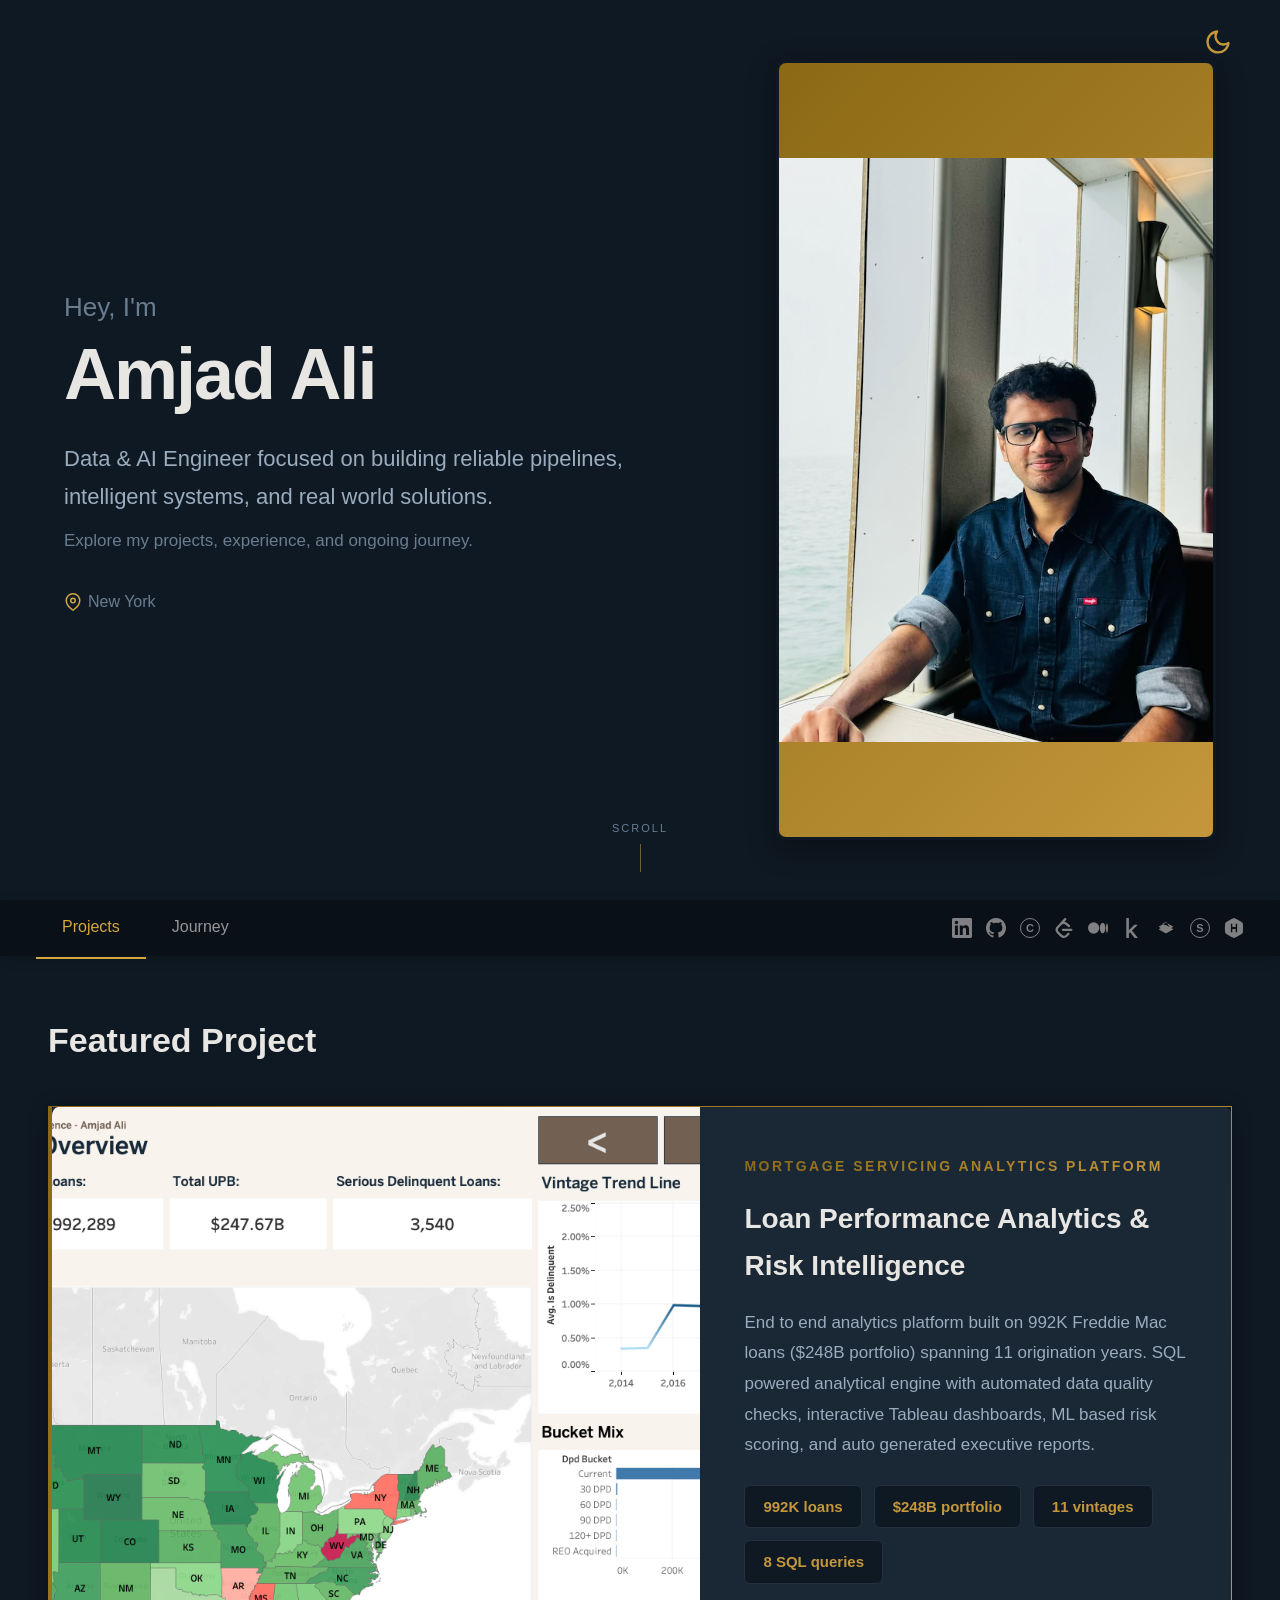
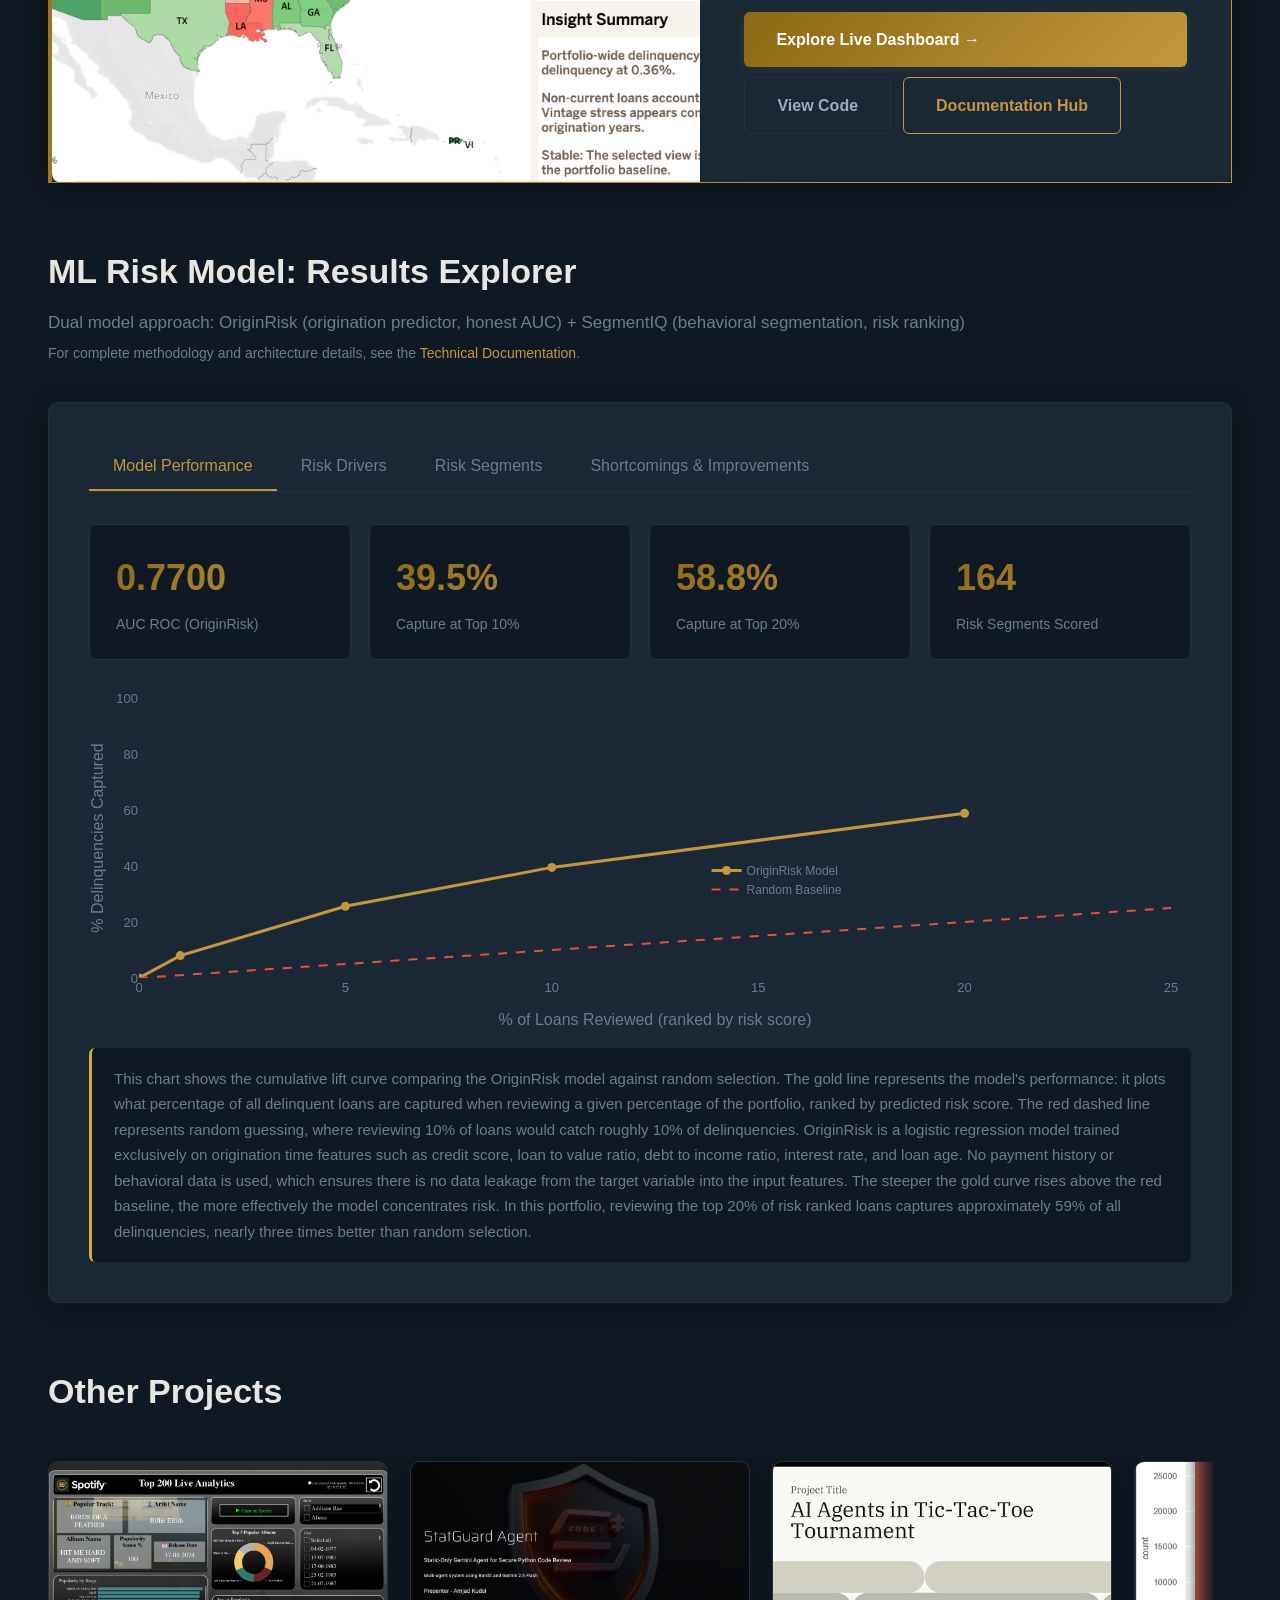
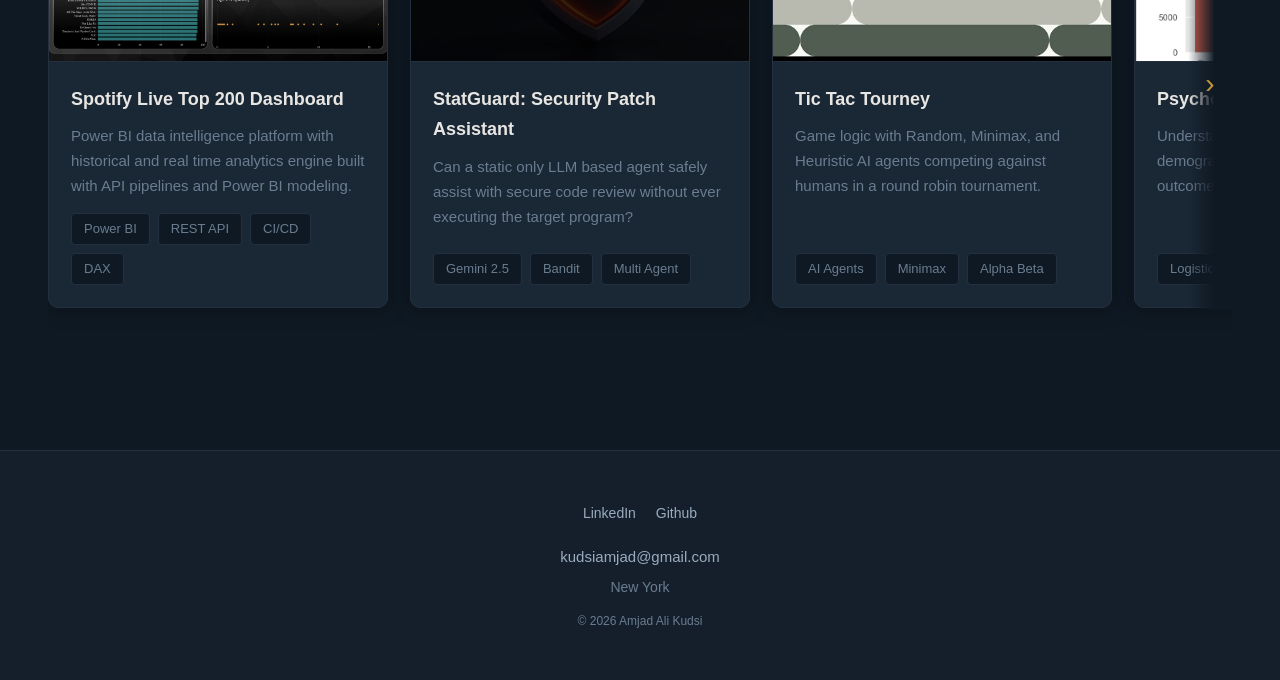
<file: docs/index.html>
<!DOCTYPE html>
<html lang="en">
<head>
    <meta charset="UTF-8">
    <meta name="viewport" content="width=device-width, initial-scale=1.0">
    <meta name="author" content="Amjad Ali Kudsi">
    <meta name="description" content="Data & AI Engineer building reliable pipelines, intelligent systems, and real world solutions.">
    <title>Amjad Ali</title>
    <link rel="stylesheet" href="style.css">
    <script src="https://cdn.plot.ly/plotly-2.27.0.min.js" defer></script>
</head>
<body>

<!-- HERO -->
<section class="hero" id="top">
    <div class="theme-toggle" id="themeBtn" title="Toggle dark/light mode">
        <svg class="theme-toggle-icon" id="icon-moon" xmlns="http://www.w3.org/2000/svg" viewBox="0 0 24 24" fill="none" stroke="currentColor" stroke-width="2" stroke-linecap="round" stroke-linejoin="round"><path d="M21 12.79A9 9 0 1 1 11.21 3 7 7 0 0 0 21 12.79z"/></svg>
        <svg class="theme-toggle-icon" id="icon-sun" xmlns="http://www.w3.org/2000/svg" viewBox="0 0 24 24" fill="none" stroke="currentColor" stroke-width="2" stroke-linecap="round" stroke-linejoin="round" style="display:none"><circle cx="12" cy="12" r="5"/><line x1="12" y1="1" x2="12" y2="3"/><line x1="12" y1="21" x2="12" y2="23"/><line x1="4.22" y1="4.22" x2="5.64" y2="5.64"/><line x1="18.36" y1="18.36" x2="19.78" y2="19.78"/><line x1="1" y1="12" x2="3" y2="12"/><line x1="21" y1="12" x2="23" y2="12"/><line x1="4.22" y1="19.78" x2="5.64" y2="18.36"/><line x1="18.36" y1="5.64" x2="19.78" y2="4.22"/></svg>
    </div>
    <div class="hero-inner">
        <div class="hero-text">
            <p class="hero-greeting">Hey, I'm</p>
            <h1 class="hero-name">Amjad Ali</h1>
            <p class="hero-tagline">Data & AI Engineer focused on building reliable pipelines, intelligent systems, and real world solutions.</p>
            <p class="hero-tagline-sub">Explore my projects, experience, and ongoing journey.</p>
            <p class="hero-location"><svg xmlns="http://www.w3.org/2000/svg" viewBox="0 0 24 24" fill="none" stroke="currentColor" stroke-width="2" stroke-linecap="round" stroke-linejoin="round"><path d="M21 10c0 7-9 13-9 13s-9-6-9-13a9 9 0 0 1 18 0z"/><circle cx="12" cy="10" r="3"/></svg> New York</p>
        </div>
        <div class="hero-photo-wrap"><img src="assets/photo.png" alt="Amjad Ali" class="hero-photo"></div>
    </div>
    <div class="scroll-indicator">scroll</div>
</section>

<!-- NAV -->
<nav class="nav-bar">
    <ul class="nav-tabs">
        <li class="active" data-tab="projects">Projects</li>
        <li data-tab="journey">Journey</li>
    </ul>
    <ul class="nav-icons">
        <li><a href="https://www.linkedin.com/in/amjadkudsi" target="_blank" title="LinkedIn"><svg xmlns="http://www.w3.org/2000/svg" viewBox="0 0 24 24" fill="currentColor"><path d="M20.447 20.452h-3.554v-5.569c0-1.328-.027-3.037-1.852-3.037-1.853 0-2.136 1.445-2.136 2.939v5.667H9.351V9h3.414v1.561h.046c.477-.9 1.637-1.85 3.37-1.85 3.601 0 4.267 2.37 4.267 5.455v6.286zM5.337 7.433a2.062 2.062 0 0 1-2.063-2.065 2.064 2.064 0 1 1 2.063 2.065zm1.782 13.019H3.555V9h3.564v11.452zM22.225 0H1.771C.792 0 0 .774 0 1.729v20.542C0 23.227.792 24 1.771 24h20.451C23.2 24 24 23.227 24 22.271V1.729C24 .774 23.2 0 22.222 0h.003z"/></svg></a></li>
        <li><a href="https://github.com/AmjadKudsi" target="_blank" title="GitHub"><svg xmlns="http://www.w3.org/2000/svg" viewBox="0 0 24 24" fill="currentColor"><path d="M12 0c-6.626 0-12 5.373-12 12 0 5.302 3.438 9.8 8.207 11.387.599.111.793-.261.793-.577v-2.234c-3.338.726-4.033-1.416-4.033-1.416-.546-1.387-1.333-1.756-1.333-1.756-1.089-.745.083-.729.083-.729 1.205.084 1.839 1.237 1.839 1.237 1.07 1.834 2.807 1.304 3.492.997.107-.775.418-1.305.762-1.604-2.665-.305-5.467-1.334-5.467-5.931 0-1.311.469-2.381 1.236-3.221-.124-.303-.535-1.524.117-3.176 0 0 1.008-.322 3.301 1.23A11.509 11.509 0 0 1 12 5.803c1.02.005 2.047.138 3.006.404 2.291-1.552 3.297-1.23 3.297-1.23.653 1.653.242 2.874.118 3.176.77.84 1.235 1.911 1.235 3.221 0 4.609-2.807 5.624-5.479 5.921.43.372.823 1.102.823 2.222v3.293c0 .319.192.694.801.576C20.566 21.797 24 17.3 24 12c0-6.627-5.373-12-12-12z"/></svg></a></li>
        <li><a href="https://codesignal.com/learn/profile/cmahs9glz000kim04b674tjcu" target="_blank" title="CodeSignal"><span class="nav-icon-letter">C</span></a></li>
        <li><a href="https://leetcode.com/u/amjadkudsi/" target="_blank" title="LeetCode"><svg xmlns="http://www.w3.org/2000/svg" viewBox="0 0 24 24" fill="currentColor"><path d="M13.483 0a1.374 1.374 0 0 0-.961.438L7.116 6.226l-3.854 4.126a5.266 5.266 0 0 0-1.209 2.104 5.35 5.35 0 0 0-.125.513 5.527 5.527 0 0 0 .062 2.362 5.83 5.83 0 0 0 .349 1.017 5.938 5.938 0 0 0 1.271 1.818l4.277 4.193.039.038c2.248 2.165 5.852 2.133 8.063-.074l2.396-2.392c.54-.54.54-1.414.003-1.955a1.378 1.378 0 0 0-1.951-.003l-2.396 2.392a3.021 3.021 0 0 1-4.205.038l-.02-.019-4.276-4.193c-.652-.64-.972-1.469-.948-2.263a2.68 2.68 0 0 1 .066-.523 2.545 2.545 0 0 1 .619-1.164L9.13 8.114c1.058-1.134 3.204-1.27 4.43-.278l3.501 2.831c.593.48 1.461.387 1.94-.207a1.384 1.384 0 0 0-.207-1.943l-3.5-2.831c-.8-.647-1.766-1.045-2.774-1.202l2.015-2.158A1.384 1.384 0 0 0 13.483 0zm-2.866 12.815a1.38 1.38 0 0 0-1.38 1.382 1.38 1.38 0 0 0 1.38 1.382H20.79a1.38 1.38 0 0 0 1.38-1.382 1.38 1.38 0 0 0-1.38-1.382z"/></svg></a></li>
        <li><a href="https://medium.com/@amjadkudsi" target="_blank" title="Medium"><svg xmlns="http://www.w3.org/2000/svg" viewBox="0 0 24 24" fill="currentColor"><path d="M13.54 12a6.8 6.8 0 01-6.77 6.82A6.8 6.8 0 010 12a6.8 6.8 0 016.77-6.82A6.8 6.8 0 0113.54 12zM20.96 12c0 3.54-1.51 6.42-3.38 6.42-1.87 0-3.39-2.88-3.39-6.42s1.52-6.42 3.39-6.42 3.38 2.88 3.38 6.42M24 12c0 3.17-.53 5.75-1.19 5.75-.66 0-1.19-2.58-1.19-5.75s.53-5.75 1.19-5.75C23.47 6.25 24 8.83 24 12z"/></svg></a></li>
        <li><a href="https://www.kaggle.com/amjadalikudsi" target="_blank" title="Kaggle"><svg xmlns="http://www.w3.org/2000/svg" viewBox="0 0 24 24" fill="currentColor"><path d="M18.825 23.859c-.022.092-.117.141-.281.141h-3.139c-.187 0-.351-.082-.492-.248l-5.178-6.589-1.448 1.374v5.111c0 .235-.117.352-.351.352H5.505c-.236 0-.354-.117-.354-.352V.353c0-.233.118-.353.354-.353h2.431c.234 0 .351.12.351.353v14.343l6.203-6.272c.165-.165.33-.246.495-.246h3.239c.144 0 .236.06.281.18.046.149.034.238-.036.27l-6.555 6.344 6.836 8.507c.095.104.117.208.075.323z"/></svg></a></li>
        <li><a href="https://share.streamlit.io/user/amjadkudsi" target="_blank" title="Streamlit"><svg xmlns="http://www.w3.org/2000/svg" viewBox="0 0 24 24" fill="currentColor"><path d="M16.673 11.32L7.67 6.757l4.503-2.283zm4.254 2.157L12 8.502 3.073 13.477l8.927 4.976zM3.073 10.523L12 15.498l8.927-4.975-8.927-4.976z"/></svg></a></li>
        <li><a href="https://developerbadges.snowflake.com/profile/amjadalikudsi102862/wallet" target="_blank" title="Snowflake"><span class="nav-icon-letter">S</span></a></li>
        <li><a href="https://www.hackerrank.com/profile/amjadkudsi" target="_blank" title="HackerRank"><svg xmlns="http://www.w3.org/2000/svg" viewBox="0 0 24 24" fill="currentColor"><path d="M12 0c1.285 0 9.75 4.886 10.392 6 .645 1.115.645 10.885 0 12S13.287 24 12 24s-9.75-4.885-10.395-6c-.641-1.115-.641-10.885 0-12C2.25 4.886 10.715 0 12 0zm2.295 6.799c-.141 0-.258.115-.258.258v3.875H9.963V7.057c0-.143-.117-.258-.258-.258h-1.2c-.141 0-.258.115-.258.258v9.886c0 .143.117.258.258.258h1.2c.141 0 .258-.115.258-.258v-3.875h4.074v3.875c0 .143.115.258.258.258h1.199c.143 0 .258-.115.258-.258V7.057c0-.143-.115-.258-.258-.258z"/></svg></a></li>
    </ul>
</nav>

<!-- CONTENT -->
<div class="content">

<div class="tab-panel active" id="tab-projects">
    <div class="section-header reveal"><h2>Featured Project</h2></div>
    <div class="featured reveal">
        <div class="featured-inner">
            <div class="featured-image"><img src="assets/tableau_preview.png" alt="Mortgage Analytics Dashboard"></div>
            <div class="featured-body">
                <span class="featured-label">Mortgage Servicing Analytics Platform</span>
                <h3>Loan Performance Analytics & Risk Intelligence</h3>
                <p>End to end analytics platform built on 992K Freddie Mac loans ($248B portfolio) spanning 11 origination years. SQL powered analytical engine with automated data quality checks, interactive Tableau dashboards, ML based risk scoring, and auto generated executive reports.</p>
                <div class="stat-badges"><span class="stat-badge">992K loans</span><span class="stat-badge">$248B portfolio</span><span class="stat-badge">11 vintages</span><span class="stat-badge">8 SQL queries</span></div>
                <div style="display:flex;flex-direction:column;gap:10px;">
                    <a href="dashboard.html" class="btn btn-primary">Explore Live Dashboard →</a>
                    <div style="display:flex;gap:12px;flex-wrap:wrap;">
                        <a href="https://github.com/AmjadKudsi/mortgage-servicing-analytics" target="_blank" class="btn btn-outline">View Code</a>
                        <a href="reports.html" class="btn btn-tag">Documentation Hub</a>
                    </div>
                </div>
            </div>
        </div>
    </div>

    <!-- ML DEMO -->
    <div class="section-header reveal" style="margin-top:60px;">
        <h2>ML Risk Model: Results Explorer</h2>
        <p>Dual model approach: OriginRisk (origination predictor, honest AUC) + SegmentIQ (behavioral segmentation, risk ranking)</p>
        <p style="font-size:14px;color:var(--text-muted);margin-top:4px;">For complete methodology and architecture details, see the <a href="https://amjadkudsi.com/technical_docs.html">Technical Documentation</a>.</p>
    </div>
    <div class="ml-demo reveal">
        <div class="ml-tabs"><button class="ml-tab active" data-ml="overview">Model Performance</button><button class="ml-tab" data-ml="features">Risk Drivers</button><button class="ml-tab" data-ml="segments">Risk Segments</button><button class="ml-tab" data-ml="limitations">Shortcomings & Improvements</button></div>
        <div class="ml-panel active" id="ml-overview">
            <div class="ml-kpi-row"><div class="ml-kpi"><div class="value" id="kpi-auc">—</div><div class="label">AUC ROC (OriginRisk)</div></div><div class="ml-kpi"><div class="value" id="kpi-lift10">—</div><div class="label">Capture at Top 10%</div></div><div class="ml-kpi"><div class="value" id="kpi-lift20">—</div><div class="label">Capture at Top 20%</div></div><div class="ml-kpi"><div class="value" id="kpi-segments">—</div><div class="label">Risk Segments Scored</div></div></div>
            <div class="ml-chart" id="lift-chart"></div>
            <div class="ml-note">This chart shows the cumulative lift curve comparing the OriginRisk model against random selection. The gold line represents the model's performance: it plots what percentage of all delinquent loans are captured when reviewing a given percentage of the portfolio, ranked by predicted risk score. The red dashed line represents random guessing, where reviewing 10% of loans would catch roughly 10% of delinquencies. OriginRisk is a logistic regression model trained exclusively on origination time features such as credit score, loan to value ratio, debt to income ratio, interest rate, and loan age. No payment history or behavioral data is used, which ensures there is no data leakage from the target variable into the input features. The steeper the gold curve rises above the red baseline, the more effectively the model concentrates risk. In this portfolio, reviewing the top 20% of risk ranked loans captures approximately 59% of all delinquencies, nearly three times better than random selection.</div>
        </div>
        <div class="ml-panel" id="ml-features">
            <div class="ml-chart" id="feature-chart"></div>
            <div class="ml-note">This chart displays the relative importance of each feature used by the OriginRisk model to predict delinquency. Feature importance is measured by how much each variable contributes to the model's ability to distinguish delinquent loans from current ones. Higher values indicate stronger predictive power. Credit score at origination is the single strongest signal, followed by the number of borrowers on the loan (single borrower loans carry more risk), origination interest rate (higher rates mean larger monthly payments), and debt to income ratio (borrowers who are already financially stretched default more often). These results are consistent with established credit risk theory and align with findings from large scale European mortgage studies. The model uses only information available at the time of lending, meaning these risk drivers can inform underwriting decisions before a loan is funded.</div>
        </div>
        <div class="ml-panel" id="ml-segments">
            <div class="ml-note" style="margin-top:0;margin-bottom:18px;">This table shows the highest risk loan segments identified by the SegmentIQ model, which uses all available features including payment history to score current portfolio risk. Each row represents a unique combination of credit score band, loan to value bucket, interest rate range, and origination vintage. The "Risk Score" column shows the model's average predicted delinquency probability for that segment, while "Actual DLQ" shows the observed delinquency rate. Segments where both scores are high represent concentrated pockets of risk where loss mitigation resources would have the greatest impact. Subprime and Fair credit borrowers from the 2022 and 2023 vintages with elevated interest rates consistently appear at the top, confirming that the combination of weaker credit profiles and rate environment stress produces the highest delinquency concentrations.</div>
            <div style="overflow-x:auto;"><table class="ml-table"><thead><tr><th>Credit Band</th><th>LTV</th><th>Rate</th><th>Vintage</th><th style="text-align:right">Loans</th><th style="text-align:right">Risk Score</th><th style="text-align:right">Actual DLQ</th></tr></thead><tbody id="segments-body"></tbody></table></div>
        </div>
        <div class="ml-panel" id="ml-limitations"><div style="display:grid;gap:16px;"><div class="ml-note" style="border-left-color:#f39c12;"><strong>Single snapshot limitation.</strong><br>The dataset is a single monthly snapshot, not a time series. True forward prediction requires sequential monthly data. The origination model predicts current delinquency status from borrower profile, which is valuable for risk stratification but not a deployment ready forecasting tool.</div><div class="ml-note" style="border-left-color:#f39c12;"><strong>Class imbalance (99:1).</strong><br>Only about 1% of loans are delinquent. Precision is inherently low. Addressed with balanced class weights and evaluated using lift metrics rather than raw precision.</div><div class="ml-note" style="border-left-color:#2ecc71;"><strong>What would improve it.</strong><br>Monthly time series data, additional features (employment, payment amounts, forbearance history), gradient boosting ensembles, and a calibration layer for dollar loss estimation.</div><div class="ml-note"><strong>Why the dual model design matters.</strong><br>The first attempt produced AUC = 1.0 due to data leakage. The redesign separates OriginRisk (origination, AUC ~0.77) for honest prediction from SegmentIQ (behavioral) for segmentation. This distinction is what mortgage analytics teams value.</div></div></div>
    </div>

    <!-- OTHER PROJECTS -->
    <div class="section-header reveal" style="margin-top:60px;"><h2>Other Projects</h2></div>
    <div class="projects-scroll-container reveal">
        <div class="projects-scroll scroll-hint">
            <a href="https://github.com/AmjadKudsi/spotify-live-refresh" target="_blank" class="project-card"><img src="assets/proj_spotify.png" class="project-card-img" alt="Spotify"><div class="project-card-body"><h4>Spotify Live Top 200 Dashboard</h4><p>Power BI data intelligence platform with historical and real time analytics engine built with API pipelines and Power BI modeling.</p><div class="project-card-tags"><span class="tag">Power BI</span><span class="tag">REST API</span><span class="tag">CI/CD</span><span class="tag">DAX</span></div></div></a>
            <a href="https://github.com/AmjadKudsi/StatGuard_agent" target="_blank" class="project-card"><img src="assets/proj_statguard.png" class="project-card-img" alt="StatGuard"><div class="project-card-body"><h4>StatGuard: Security Patch Assistant</h4><p>Can a static only LLM based agent safely assist with secure code review without ever executing the target program?</p><div class="project-card-tags"><span class="tag">Gemini 2.5</span><span class="tag">Bandit</span><span class="tag">Multi Agent</span></div></div></a>
            <a href="https://github.com/AmjadKudsi/Tic-Tac-Tourney" target="_blank" class="project-card"><img src="assets/proj_tictac.png" class="project-card-img" alt="Tic Tac Tourney"><div class="project-card-body"><h4>Tic Tac Tourney</h4><p>Game logic with Random, Minimax, and Heuristic AI agents competing against humans in a round robin tournament.</p><div class="project-card-tags"><span class="tag">AI Agents</span><span class="tag">Minimax</span><span class="tag">Alpha Beta</span></div></div></a>
            <a href="https://github.com/Intro-to-Data-Science-Team-10/Analysis-of-Mental-Health-Dynamics" target="_blank" class="project-card"><img src="assets/proj_psych.png" class="project-card-img" alt="Psychometric"><div class="project-card-body"><h4>Psychometric Severity Prediction</h4><p>Understanding how personality traits and demographics influence mental health outcomes using ML classification.</p><div class="project-card-tags"><span class="tag">Logistic Regression</span><span class="tag">SVM</span><span class="tag">ANOVA</span></div></div></a>
            <a href="https://github.com/AmjadKudsi/Deepseek-SpringAI" target="_blank" class="project-card"><img src="assets/proj_tutor.png" class="project-card-img" alt="Deepseek SpringAI"><div class="project-card-body"><h4>Deepseek SpringAI</h4><p>Querying DeepSeek and working with Spring AI to build a robust Spring Boot app that delivers interactive, personalized learning experiences.</p><div class="project-card-tags"><span class="tag">Spring Boot</span><span class="tag">DeepSeek</span><span class="tag">Spring AI</span></div></div></a>
        </div>
    </div>
</div>

<!-- JOURNEY TAB -->
<div class="tab-panel" id="tab-journey">
    <div class="section-header reveal"><h2>Career & Education</h2></div>
    <div class="timeline reveal">
        <div class="timeline-item"><div class="timeline-dot"></div><div class="timeline-content"><div class="timeline-date">July 2025 — Present</div><div class="timeline-title">Research Assistant (Volunteering)</div><div class="timeline-company"><svg class="timeline-icon" xmlns="http://www.w3.org/2000/svg" viewBox="0 0 24 24" fill="none" stroke="currentColor" stroke-width="2" stroke-linecap="round" stroke-linejoin="round"><rect x="2" y="7" width="20" height="14" rx="2" ry="2"/><path d="M16 21V5a2 2 0 0 0-2-2h-4a2 2 0 0 0-2 2v16"/></svg> University of New Haven · West Haven, CT</div><div class="timeline-desc">LLM assisted software security research involving vulnerability detection, multilingual code analysis across 6 languages, and explainable automated repair workflows for real codebases.</div></div></div>
        <div class="timeline-item"><div class="timeline-dot"></div><div class="timeline-content"><div class="timeline-date">August 2023 — May 2025</div><div class="timeline-title">MS in Data Science (STEM)</div><div class="timeline-company"><svg class="timeline-icon" xmlns="http://www.w3.org/2000/svg" viewBox="0 0 24 24" fill="none" stroke="currentColor" stroke-width="2" stroke-linecap="round" stroke-linejoin="round"><path d="M22 10v6M2 10l10-5 10 5-10 5z"/><path d="M6 12v5c0 1.1 2.7 2 6 2s6-.9 6-2v-5"/></svg> University of New Haven</div><div class="timeline-desc">AWS (Athena, Glue, S3, Lambda), Power BI, NLP, Math for Data Scientists.</div></div></div>
        <div class="timeline-item"><div class="timeline-dot"></div><div class="timeline-content"><div class="timeline-date">June 2024 — August 2024</div><div class="timeline-title">Solutions Engineering Intern</div><div class="timeline-company"><svg class="timeline-icon" xmlns="http://www.w3.org/2000/svg" viewBox="0 0 24 24" fill="none" stroke="currentColor" stroke-width="2" stroke-linecap="round" stroke-linejoin="round"><rect x="2" y="7" width="20" height="14" rx="2" ry="2"/><path d="M16 21V5a2 2 0 0 0-2-2h-4a2 2 0 0 0-2 2v16"/></svg> Bitwise Inc. · Schaumburg, IL</div><div class="timeline-desc">Built Python GenAI service with LangChain orchestration, multi LLM routing, and SQL to PySpark conversion pipeline. Led cross team final presentation across frontend, backend, and GenAI tracks.</div></div></div>
        <div class="timeline-item"><div class="timeline-dot"></div><div class="timeline-content"><div class="timeline-date">August 2021 — August 2023</div><div class="timeline-title">Senior Analyst</div><div class="timeline-company"><svg class="timeline-icon" xmlns="http://www.w3.org/2000/svg" viewBox="0 0 24 24" fill="none" stroke="currentColor" stroke-width="2" stroke-linecap="round" stroke-linejoin="round"><rect x="2" y="7" width="20" height="14" rx="2" ry="2"/><path d="M16 21V5a2 2 0 0 0-2-2h-4a2 2 0 0 0-2 2v16"/></svg> Capgemini</div><div class="timeline-desc">Fortune 50 licensing analytics with 50+ Snowflake SQL scripts, ETL migration from Informatica to AWS/Snowflake, end to end data validation across S3, DB2, and Snowflake.</div></div></div>
        <div class="timeline-item"><div class="timeline-dot"></div><div class="timeline-content"><div class="timeline-date">March 2021 — May 2021</div><div class="timeline-title">Data Analyst Intern</div><div class="timeline-company"><svg class="timeline-icon" xmlns="http://www.w3.org/2000/svg" viewBox="0 0 24 24" fill="none" stroke="currentColor" stroke-width="2" stroke-linecap="round" stroke-linejoin="round"><rect x="2" y="7" width="20" height="14" rx="2" ry="2"/><path d="M16 21V5a2 2 0 0 0-2-2h-4a2 2 0 0 0-2 2v16"/></svg> DevTown (Shape AI)</div><div class="timeline-desc">Supervised ML models on labeled datasets achieving 89.5% classification accuracy and 92.9% fraud recall. Deployed regression model as interactive web application.</div></div></div>
        <div class="timeline-item"><div class="timeline-dot"></div><div class="timeline-content"><div class="timeline-date">August 2017 — May 2021</div><div class="timeline-title">BE in Electronics & Telecommunication</div><div class="timeline-company"><svg class="timeline-icon" xmlns="http://www.w3.org/2000/svg" viewBox="0 0 24 24" fill="none" stroke="currentColor" stroke-width="2" stroke-linecap="round" stroke-linejoin="round"><path d="M22 10v6M2 10l10-5 10 5-10 5z"/><path d="M6 12v5c0 1.1 2.7 2 6 2s6-.9 6-2v-5"/></svg> University of Pune</div><div class="timeline-desc">AI, Machine Learning, Data Structures & Algorithms, OOP, SQL.</div></div></div>
    </div>

    <!-- CREDENTIALS -->
    <div class="badges-section reveal">
        <div class="section-header"><h2>Credentials & Badges</h2></div>

        <div class="badges-tier-label">Professional Certifications</div>
        <div class="badges-row scroll-hint">
            <div class="cert-card"><img src="assets/badges/oracle_genai.png" alt="OCI GenAI"><div class="cert-label">OCI Generative AI Professional</div></div>
            <div class="cert-card"><img src="assets/badges/oracle_vector.png" alt="OCI Vector Search"><div class="cert-label">OCI AI Vector Search Professional</div></div>
            <div class="cert-card"><img src="assets/badges/oracle_autodb.png" alt="OCI Auto DB"><div class="cert-label">OCI Autonomous Database Professional</div></div>
        </div>
        <div class="badges-row scroll-hint" style="margin-top:18px;">
            <div class="badge-card-lg"><img src="assets/badges/azure_fundamentals.png" alt="Azure AZ 900"><div class="badge-label">Azure Fundamentals (AZ 900)</div></div>
            <div class="badge-card-lg"><img src="assets/badges/azure_data.png" alt="Azure DP 900"><div class="badge-label">Azure Data Fundamentals (DP 900)</div></div>
            <div class="badge-card-lg"><img src="assets/badges/azure_ai.png" alt="Azure AI 900"><div class="badge-label">Azure AI Fundamentals (AI 900)</div></div>
        </div>
        <div class="badges-row scroll-hint" style="margin-top:18px;">
            <div class="cert-card-xl"><img src="assets/badges/hr_sql_advanced.png" alt="HackerRank SQL Advanced"><div class="cert-label">HackerRank SQL (Advanced) Certificate</div></div>
            <div class="cert-card-xl"><img src="assets/badges/google_kaggle_ai.png" alt="Google Kaggle AI Agents"><div class="cert-label">Google/Kaggle 5 Day AI Agents Intensive<a href="https://www.kaggle.com/whitepaper-introduction-to-agents" target="_blank" class="badge-sub-link">Explore the official Google white papers on Agentic AI: <a href="https://www.kaggle.com/whitepaper-introduction-to-agents" target="_blank" class="badge-sub-link" style="display:inline">Intro to Agents</a> · <a href="https://www.kaggle.com/whitepaper-agent-tools-and-interoperability-with-mcp" target="_blank" class="badge-sub-link" style="display:inline">Tools & MCP</a> · <a href="https://www.kaggle.com/whitepaper-context-engineering-sessions-and-memory" target="_blank" class="badge-sub-link" style="display:inline">Context Engineering</a> · <a href="https://www.kaggle.com/whitepaper-agent-quality" target="_blank" class="badge-sub-link" style="display:inline">Agent Quality</a> · <a href="https://www.kaggle.com/whitepaper-prototype-to-production" target="_blank" class="badge-sub-link" style="display:inline">Prototype to Production</a></div></div>
        </div>

        <div class="badges-tier-label">Platform Achievements</div>
        <div class="badges-row scroll-hint">
            <div class="badge-card-md"><img src="assets/badges/codesignal_streak.png" alt="CodeSignal Streak"><div class="badge-label"><span class="live-badge"><span class="live-dot"></span> CodeSignal Streak: <span id="codesignal-streak-count">244</span> days</span></div></div>
            <div class="badge-card-md"><img src="assets/badges/snowflake_de.png" alt="Snowflake DE"><div class="badge-label">Snowflake Data Engineering Bootcamp</div></div>
            <div class="badge-card-md"><img src="assets/badges/snowflake_genai.png" alt="Snowflake GenAI"><div class="badge-label">Snowflake Gen AI Bootcamp</div></div>
            <div class="badge-card-md"><img src="assets/badges/ms_ai_skillsfest.png" alt="MS AI Skills Fest"><div class="badge-label">Microsoft AI Skills Fest (GWR)</div></div>
        </div>

        <div class="badges-tier-label">Coding Badges</div>
        <div class="badges-row scroll-hint">
            <div class="badge-card-lc"><img src="assets/badges/leetcode_sql50.png" alt="LeetCode SQL50"><div class="badge-label">LeetCode SQL 50<a href="https://github.com/AmjadKudsi" target="_blank" class="badge-sub-link">Check out my SQL notes and solutions →</a></div></div>
            <div class="badge-card-lc"><img src="assets/badges/leetcode_pandas15.png" alt="LeetCode Pandas15"><div class="badge-label">LeetCode Pandas 15</div></div>
            <div class="badge-card-sm"><img src="assets/badges/hr_sql_gold.png" alt="HR SQL Gold"><div class="badge-label">HackerRank SQL Gold</div></div>
            <div class="badge-card-sm"><img src="assets/badges/hr_30days_gold.png" alt="HR 30 Day Gold"><div class="badge-label">HackerRank 30 Days Gold</div></div>
        </div>

        <div class="tools-display" style="margin-top:48px;">
            <div class="badges-tier-label">Tools & Technologies</div>
            <img src="assets/badges/codesignal_techstack.png" alt="CodeSignal Tools">
            <div class="tools-caption">Practiced on CodeSignal</div>
        </div>
    </div>
</div>

</div>

<!-- FOOTER -->
<footer class="footer">
    <ul class="footer-links"><li><a href="https://www.linkedin.com/in/amjadkudsi" target="_blank">LinkedIn</a></li><li><a href="https://github.com/AmjadKudsi" target="_blank">Github</a></li></ul>
    <div class="footer-email"><a href="mailto:kudsiamjad@gmail.com">kudsiamjad@gmail.com</a></div>
    <div class="footer-location">New York</div>
    <p class="copy">&copy; 2026 Amjad Ali Kudsi</p>
</footer>

<script src="app.js"></script>
<script src="ml-demo.js" defer></script>
</body>
</html>
</file>
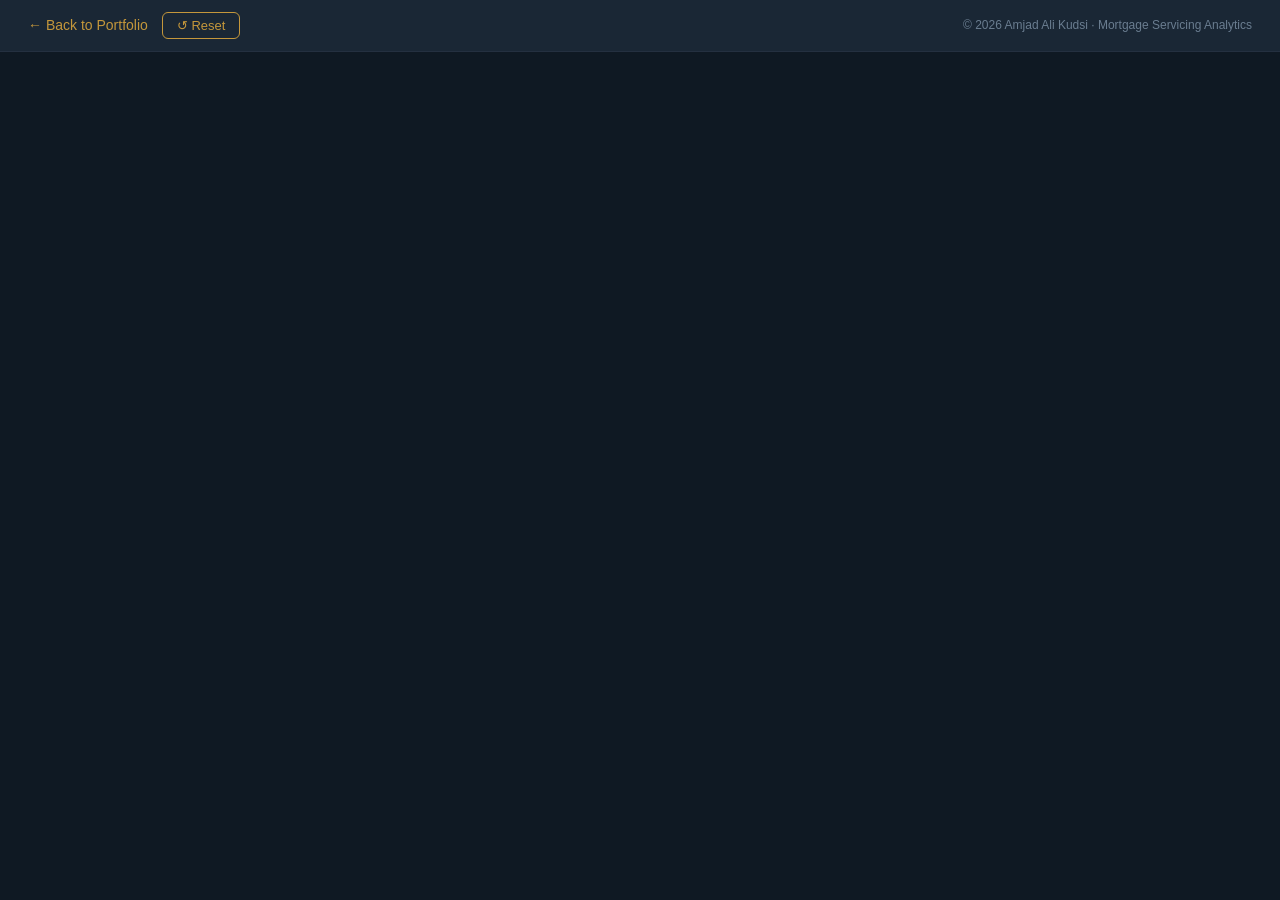
<file: docs/dashboard.html>
<!DOCTYPE html>
<html lang="en">
<head>
    <meta charset="UTF-8">
    <meta name="viewport" content="width=device-width, initial-scale=1.0">
    <meta name="author" content="Amjad Ali Kudsi">
    <title>Live Dashboard — Mortgage Servicing Analytics</title>
    <link rel="stylesheet" href="style.css">
</head>
<body>
<div class="dashboard-page">
    <div class="dashboard-topbar">
        <div style="display:flex;gap:14px;align-items:center;">
            <a href="index.html" class="dashboard-back">← Back to Portfolio</a>
            <button id="resetBtn" onclick="resetDashboard()"
                style="background:transparent;color:var(--accent);border:1px solid var(--accent);
                       padding:5px 14px;border-radius:6px;font-size:13px;font-weight:500;
                       cursor:pointer;transition:background 0.2s,color 0.2s;"
                onmouseover="this.style.background='var(--accent)';this.style.color='#0d1b2a'"
                onmouseout="this.style.background='transparent';this.style.color='var(--accent)'">
                ↺ Reset
            </button>
        </div>
        <span class="dashboard-credit">&copy; 2026 Amjad Ali Kudsi · Mortgage Servicing Analytics</span>
    </div>
    <div class="dashboard-embed" id="dashboard-embed-wrap">
        <div class='tableauPlaceholder' id='viz1775866208041' style='width:100%;height:100%;position:relative;'>
            <noscript><a href='#'><img alt='D1: Introduction' src='https://public.tableau.com/static/images/Mo/Mortgage_Analytics/D1Introduction/1_rss.png' style='border:none;width:100%;'/></a></noscript>
            <object class='tableauViz' style='display:none;'>
                <param name='host_url' value='https%3A%2F%2Fpublic.tableau.com%2F' />
                <param name='embed_code_version' value='3' />
                <param name='site_root' value='' />
                <param name='name' value='Mortgage_Analytics/D1Introduction' />
                <param name='tabs' value='no' />
                <param name='toolbar' value='yes' />
                <param name='static_image' value='https://public.tableau.com/static/images/Mo/Mortgage_Analytics/D1Introduction/1.png' />
                <param name='animate_transition' value='yes' />
                <param name='display_static_image' value='yes' />
                <param name='display_spinner' value='yes' />
                <param name='display_overlay' value='yes' />
                <param name='display_count' value='yes' />
                <param name='language' value='en-US' />
            </object>
        </div>
    </div>
</div>
<script type='text/javascript'>
    // Size and initialize the embed
    var divElement = document.getElementById('viz1775866208041');
    var vizElement = divElement.getElementsByTagName('object')[0];
    if (divElement.offsetWidth > 800) {
        vizElement.style.width = '1400px'; vizElement.style.height = '927px';
    } else if (divElement.offsetWidth > 500) {
        vizElement.style.width = '1400px'; vizElement.style.height = '927px';
    } else {
        vizElement.style.width = '100%'; vizElement.style.height = '727px';
    }
    var scriptElement = document.createElement('script');
    scriptElement.src = 'https://public.tableau.com/javascripts/api/viz_v1.js';
    vizElement.parentNode.insertBefore(scriptElement, vizElement);

    // Reset: tries the Tableau API first, falls back to full embed reload
    function resetDashboard() {
        var btn = document.getElementById('resetBtn');
        btn.textContent = '↺ Resetting…';
        btn.disabled = true;

        // Attempt Tableau JS API revert (works if viz_v1.js has fully initialized)
        try {
            var vizs = tableau && tableau.VizManager && tableau.VizManager.getVizs();
            if (vizs && vizs.length > 0) {
                vizs[0].revertAllAsync().then(function() {
                    btn.textContent = '↺ Reset';
                    btn.disabled = false;
                });
                return;
            }
        } catch(e) {}

        // Fallback: destroy and recreate the embed from scratch
        var wrap = document.getElementById('dashboard-embed-wrap');
        wrap.innerHTML = `
            <div class='tableauPlaceholder' id='viz1775866208041' style='width:100%;height:100%;position:relative;'>
                <object class='tableauViz' style='display:none;width:${vizElement.style.width};height:${vizElement.style.height};'>
                    <param name='host_url' value='https%3A%2F%2Fpublic.tableau.com%2F' />
                    <param name='embed_code_version' value='3' />
                    <param name='site_root' value='' />
                    <param name='name' value='Mortgage_Analytics/D1Introduction' />
                    <param name='tabs' value='no' />
                    <param name='toolbar' value='yes' />
                    <param name='static_image' value='https://public.tableau.com/static/images/Mo/Mortgage_Analytics/D1Introduction/1.png' />
                    <param name='animate_transition' value='yes' />
                    <param name='display_static_image' value='yes' />
                    <param name='display_spinner' value='yes' />
                    <param name='display_overlay' value='yes' />
                    <param name='display_count' value='yes' />
                    <param name='language' value='en-US' />
                </object>
            </div>`;
        var newObj = wrap.querySelector('.tableauViz');
        var s = document.createElement('script');
        s.src = 'https://public.tableau.com/javascripts/api/viz_v1.js';
        newObj.parentNode.insertBefore(s, newObj);
        setTimeout(function() { btn.textContent = '↺ Reset'; btn.disabled = false; }, 3000);
    }
</script>
</body>
</html>
</file>
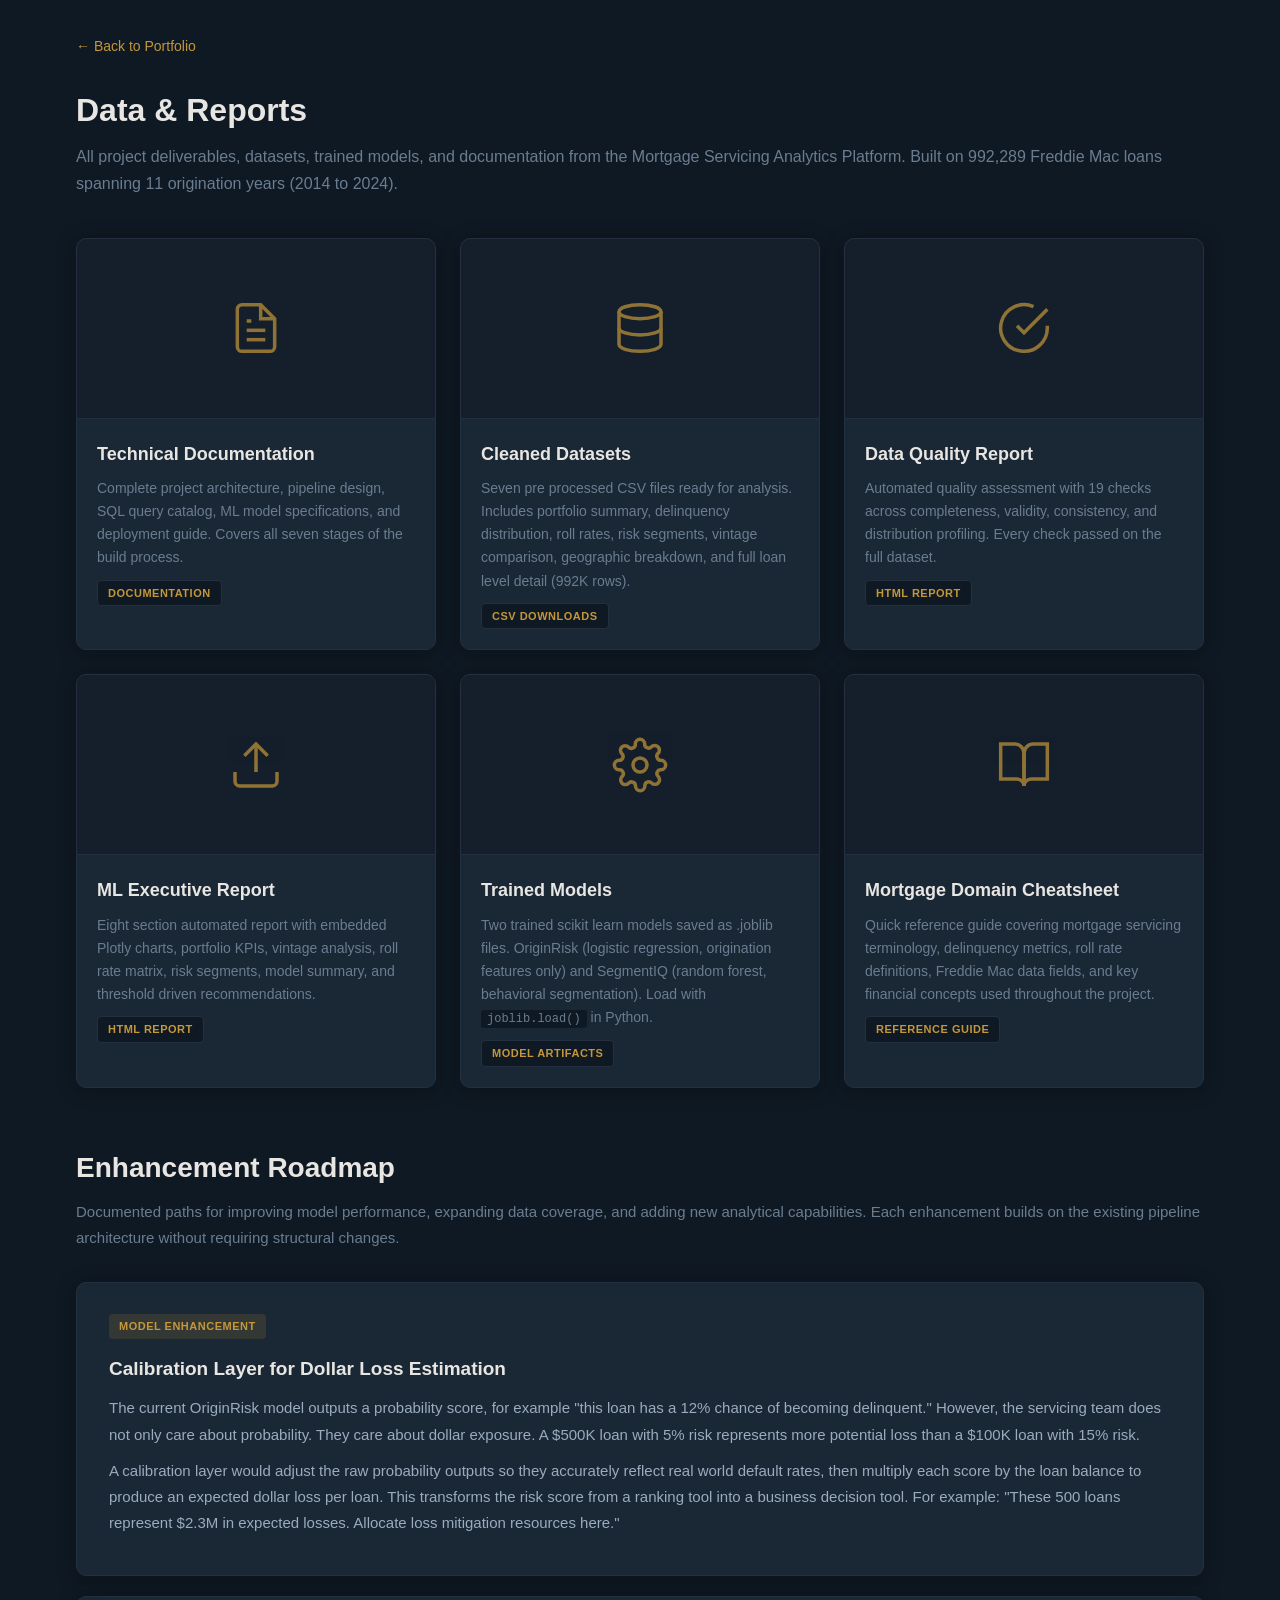
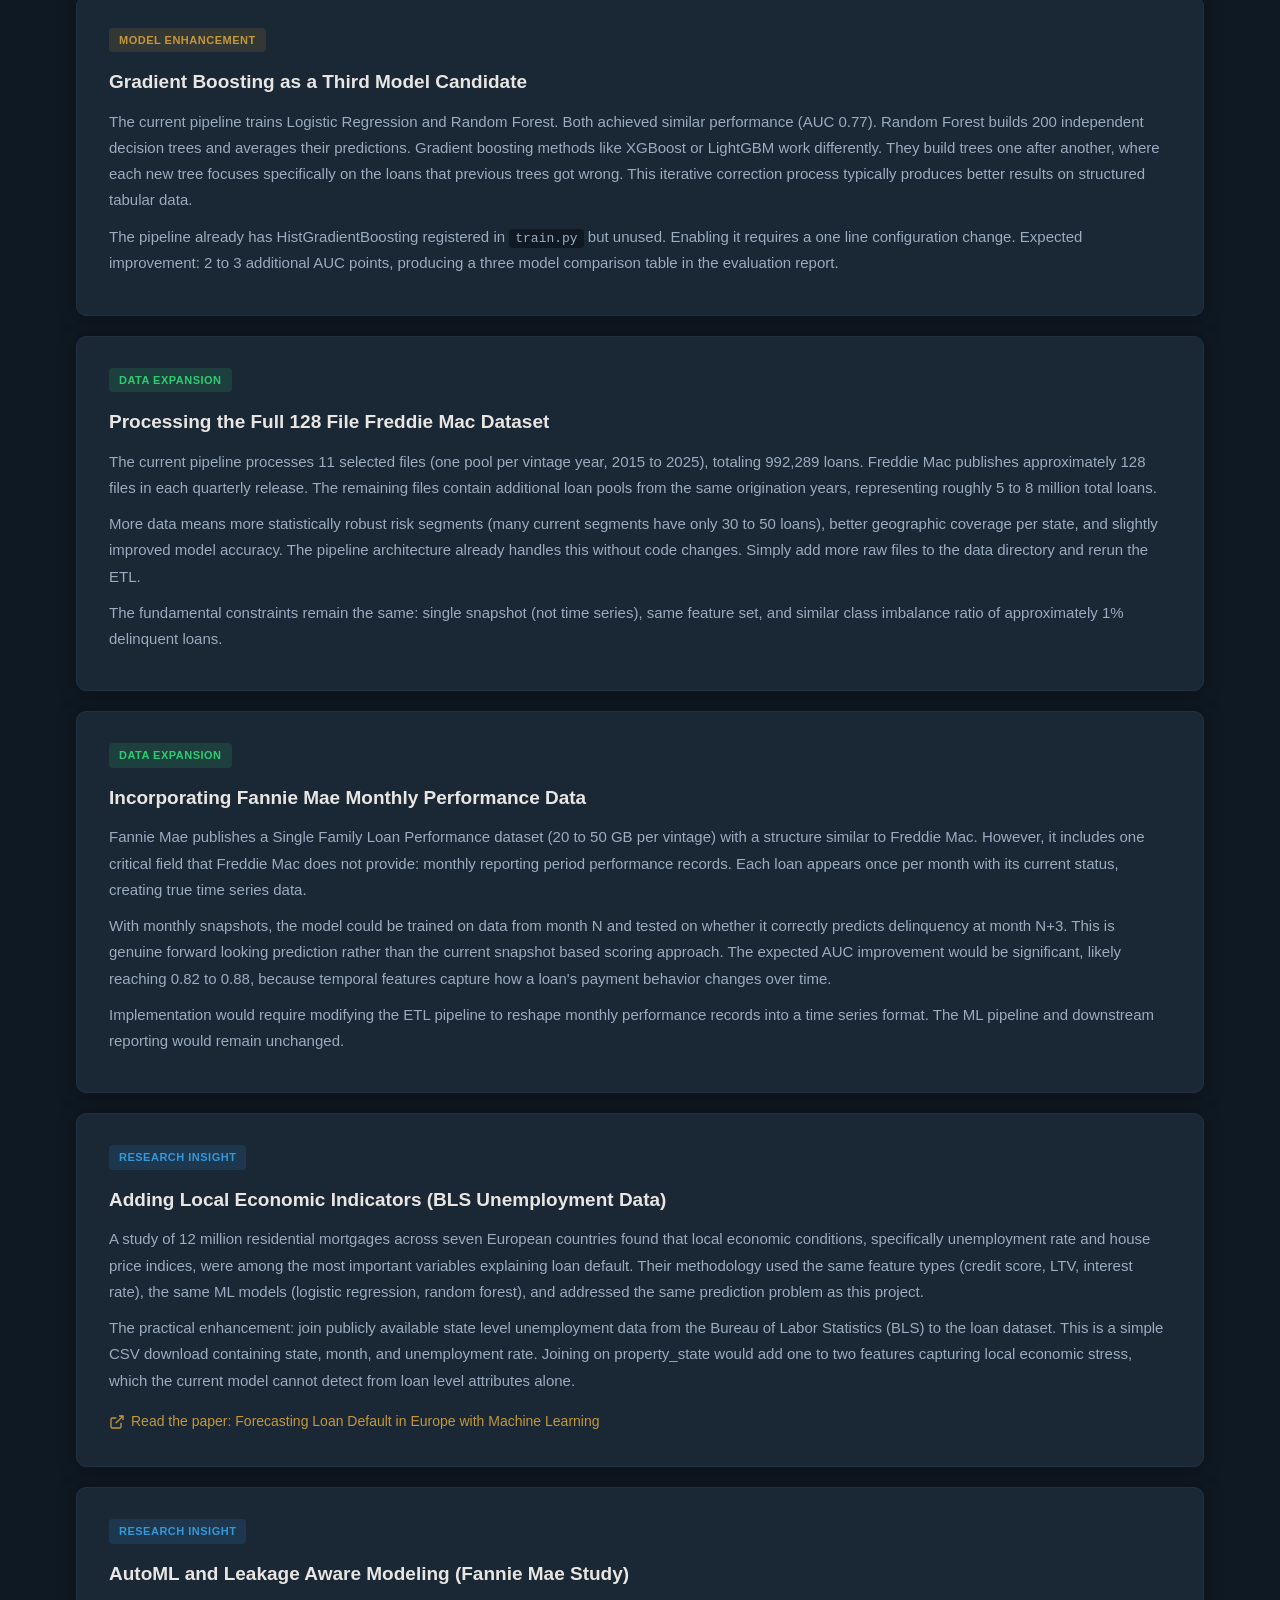
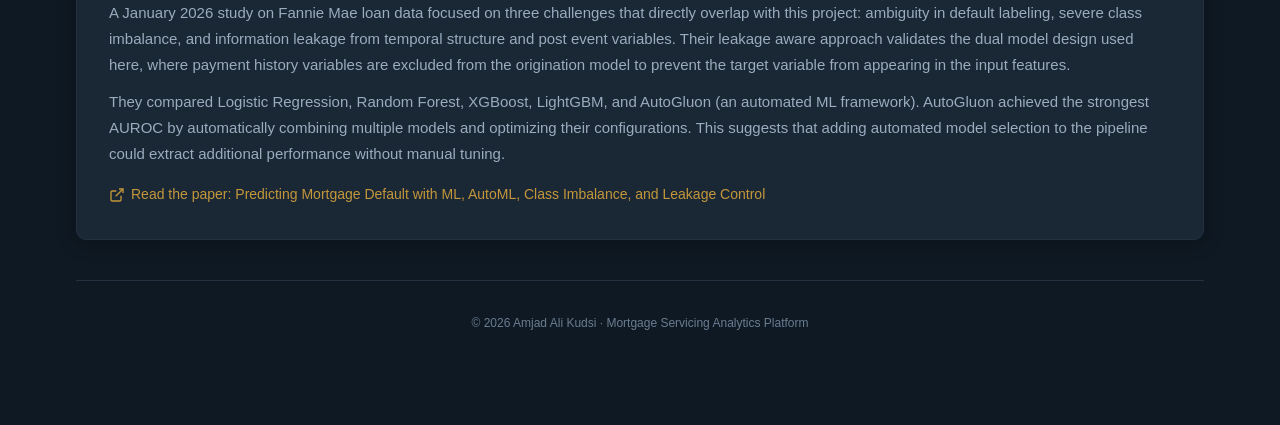
<file: docs/reports.html>
<!DOCTYPE html>
<html lang="en">
<head>
    <meta charset="UTF-8">
    <meta name="viewport" content="width=device-width, initial-scale=1.0">
    <meta name="author" content="Amjad Ali Kudsi">
    <title>Data & Reports — Mortgage Servicing Analytics</title>
    <link rel="stylesheet" href="style.css">
    <style>
        .reports-page{max-width:1200px;margin:0 auto;padding:32px 36px 60px;}
        .reports-back{display:inline-flex;align-items:center;gap:6px;color:var(--accent);font-size:14px;font-weight:500;margin-bottom:24px;transition:var(--transition);}
        .reports-back:hover{color:var(--accent-light);}
        .reports-title{font-size:32px;font-weight:700;color:var(--text);margin-bottom:6px;}
        .reports-subtitle{font-size:16px;color:var(--text-muted);margin-bottom:40px;line-height:1.7;}
        .reports-grid{display:grid;grid-template-columns:repeat(auto-fill,minmax(340px,1fr));gap:24px;margin-bottom:56px;}
        .report-card{background:var(--bg-card);border:1px solid var(--border);border-radius:var(--radius);overflow:hidden;transition:var(--transition);box-shadow:var(--shadow);text-decoration:none;display:block;}
        .report-card:hover{border-color:var(--accent-light);transform:translateY(-2px);box-shadow:var(--shadow-hover);}
        .report-card-thumb{width:100%;height:180px;background:var(--bg-warm);display:flex;align-items:center;justify-content:center;border-bottom:1px solid var(--border);overflow:hidden;}
        .report-card-thumb svg{width:56px;height:56px;color:var(--accent);opacity:0.7;}
        .report-card-thumb img{width:100%;height:100%;object-fit:cover;}
        .report-card-body{padding:20px;}
        .report-card-body h3{font-size:18px;font-weight:600;color:var(--text);margin-bottom:8px;}
        .report-card-body p{font-size:14px;color:var(--text-muted);line-height:1.65;}
        .report-card-tag{display:inline-block;margin-top:10px;font-size:11px;padding:3px 10px;border-radius:4px;background:var(--bg);color:var(--accent);border:1px solid var(--border);font-weight:600;text-transform:uppercase;letter-spacing:0.5px;}
        .enhance-section{margin-top:20px;}
        .enhance-section h2{font-size:28px;font-weight:700;color:var(--text);margin-bottom:8px;}
        .enhance-section .intro{font-size:15px;color:var(--text-muted);margin-bottom:32px;line-height:1.7;}
        .enhance-card{background:var(--bg-card);border:1px solid var(--border);border-radius:var(--radius);padding:28px 32px;margin-bottom:20px;box-shadow:var(--shadow);}
        .enhance-card h3{font-size:19px;font-weight:700;color:var(--text);margin-bottom:10px;}
        .enhance-card p{font-size:15px;color:var(--text-secondary);line-height:1.75;margin-bottom:10px;}
        .enhance-card .label{display:inline-block;font-size:11px;padding:3px 10px;border-radius:4px;font-weight:600;text-transform:uppercase;letter-spacing:0.5px;margin-bottom:14px;}
        .label-model{background:rgba(196,151,59,0.15);color:var(--accent);}
        .label-data{background:rgba(46,204,113,0.15);color:#2ecc71;}
        .label-research{background:rgba(52,152,219,0.15);color:#3498db;}
        .paper-link{display:inline-flex;align-items:center;gap:6px;color:var(--accent);font-size:14px;font-weight:500;margin-top:6px;transition:var(--transition);}
        .paper-link:hover{color:var(--accent-light);}
        .paper-link svg{width:16px;height:16px;}
        .reports-footer{text-align:center;padding:32px 0;border-top:1px solid var(--border);margin-top:40px;font-size:12px;color:var(--text-muted);}
    </style>
</head>
<body>
<div class="reports-page">

    <a href="index.html" class="reports-back">← Back to Portfolio</a>

    <h1 class="reports-title">Data & Reports</h1>
    <p class="reports-subtitle">All project deliverables, datasets, trained models, and documentation from the Mortgage Servicing Analytics Platform. Built on 992,289 Freddie Mac loans spanning 11 origination years (2014 to 2024).</p>

    <!-- ═══ DELIVERABLES GRID ═══ -->
    <div class="reports-grid">

        <!-- 1. Technical Documentation -->
        <a href="technical_docs.html" class="report-card">
            <div class="report-card-thumb">
                <svg xmlns="http://www.w3.org/2000/svg" viewBox="0 0 24 24" fill="none" stroke="currentColor" stroke-width="1.5"><path d="M14 2H6a2 2 0 0 0-2 2v16a2 2 0 0 0 2 2h12a2 2 0 0 0 2-2V8z"/><polyline points="14 2 14 8 20 8"/><line x1="16" y1="13" x2="8" y2="13"/><line x1="16" y1="17" x2="8" y2="17"/><polyline points="10 9 9 9 8 9"/></svg>
            </div>
            <div class="report-card-body">
                <h3>Technical Documentation</h3>
                <p>Complete project architecture, pipeline design, SQL query catalog, ML model specifications, and deployment guide. Covers all seven stages of the build process.</p>
                <span class="report-card-tag">Documentation</span>
            </div>
        </a>

        <!-- 2. Cleaned Datasets -->
        <a href="https://github.com/AmjadKudsi/mortgage-servicing-analytics/tree/main/data/clean/tableau" target="_blank" class="report-card">
            <div class="report-card-thumb">
                <svg xmlns="http://www.w3.org/2000/svg" viewBox="0 0 24 24" fill="none" stroke="currentColor" stroke-width="1.5"><ellipse cx="12" cy="5" rx="9" ry="3"/><path d="M21 12c0 1.66-4 3-9 3s-9-1.34-9-3"/><path d="M3 5v14c0 1.66 4 3 9 3s9-1.34 9-3V5"/></svg>
            </div>
            <div class="report-card-body">
                <h3>Cleaned Datasets</h3>
                <p>Seven pre processed CSV files ready for analysis. Includes portfolio summary, delinquency distribution, roll rates, risk segments, vintage comparison, geographic breakdown, and full loan level detail (992K rows).</p>
                <span class="report-card-tag">CSV Downloads</span>
            </div>
        </a>

        <!-- 3. Data Quality Report -->
        <a href="reports/data_quality_report.html" class="report-card">
            <div class="report-card-thumb">
                <svg xmlns="http://www.w3.org/2000/svg" viewBox="0 0 24 24" fill="none" stroke="currentColor" stroke-width="1.5"><path d="M22 11.08V12a10 10 0 1 1-5.93-9.14"/><polyline points="22 4 12 14.01 9 11.01"/></svg>
            </div>
            <div class="report-card-body">
                <h3>Data Quality Report</h3>
                <p>Automated quality assessment with 19 checks across completeness, validity, consistency, and distribution profiling. Every check passed on the full dataset.</p>
                <span class="report-card-tag">HTML Report</span>
            </div>
        </a>

        <!-- 4. Executive Report -->
        <a href="reports/executive_report.html" class="report-card">
            <div class="report-card-thumb">
                <svg xmlns="http://www.w3.org/2000/svg" viewBox="0 0 24 24" fill="none" stroke="currentColor" stroke-width="1.5"><path d="M21 15v4a2 2 0 0 1-2 2H5a2 2 0 0 1-2-2v-4"/><polyline points="17 8 12 3 7 8"/><line x1="12" y1="3" x2="12" y2="15"/></svg>
            </div>
            <div class="report-card-body">
                <h3>ML Executive Report</h3>
                <p>Eight section automated report with embedded Plotly charts, portfolio KPIs, vintage analysis, roll rate matrix, risk segments, model summary, and threshold driven recommendations.</p>
                <span class="report-card-tag">HTML Report</span>
            </div>
        </a>

        <!-- 5. Trained Models -->
        <a href="https://github.com/AmjadKudsi/mortgage-servicing-analytics/tree/main/python/ml/model_artifacts" target="_blank" class="report-card">
            <div class="report-card-thumb">
                <svg xmlns="http://www.w3.org/2000/svg" viewBox="0 0 24 24" fill="none" stroke="currentColor" stroke-width="1.5"><circle cx="12" cy="12" r="3"/><path d="M19.4 15a1.65 1.65 0 0 0 .33 1.82l.06.06a2 2 0 0 1 0 2.83 2 2 0 0 1-2.83 0l-.06-.06a1.65 1.65 0 0 0-1.82-.33 1.65 1.65 0 0 0-1 1.51V21a2 2 0 0 1-2 2 2 2 0 0 1-2-2v-.09A1.65 1.65 0 0 0 9 19.4a1.65 1.65 0 0 0-1.82.33l-.06.06a2 2 0 0 1-2.83 0 2 2 0 0 1 0-2.83l.06-.06A1.65 1.65 0 0 0 4.68 15a1.65 1.65 0 0 0-1.51-1H3a2 2 0 0 1-2-2 2 2 0 0 1 2-2h.09A1.65 1.65 0 0 0 4.6 9a1.65 1.65 0 0 0-.33-1.82l-.06-.06a2 2 0 0 1 0-2.83 2 2 0 0 1 2.83 0l.06.06A1.65 1.65 0 0 0 9 4.68a1.65 1.65 0 0 0 1-1.51V3a2 2 0 0 1 2-2 2 2 0 0 1 2 2v.09a1.65 1.65 0 0 0 1 1.51 1.65 1.65 0 0 0 1.82-.33l.06-.06a2 2 0 0 1 2.83 0 2 2 0 0 1 0 2.83l-.06.06A1.65 1.65 0 0 0 19.4 9a1.65 1.65 0 0 0 1.51 1H21a2 2 0 0 1 2 2 2 2 0 0 1-2 2h-.09a1.65 1.65 0 0 0-1.51 1z"/></svg>
            </div>
            <div class="report-card-body">
                <h3>Trained Models</h3>
                <p>Two trained scikit learn models saved as .joblib files. OriginRisk (logistic regression, origination features only) and SegmentIQ (random forest, behavioral segmentation). Load with <code style="font-size:12px;background:var(--bg);padding:2px 6px;border-radius:3px;">joblib.load()</code> in Python.</p>
                <span class="report-card-tag">Model Artifacts</span>
            </div>
        </a>

        <!-- 6. Domain Cheatsheet -->
        <a href="cheatsheet.html" class="report-card">
            <div class="report-card-thumb">
                <svg xmlns="http://www.w3.org/2000/svg" viewBox="0 0 24 24" fill="none" stroke="currentColor" stroke-width="1.5"><path d="M2 3h6a4 4 0 0 1 4 4v14a3 3 0 0 0-3-3H2z"/><path d="M22 3h-6a4 4 0 0 0-4 4v14a3 3 0 0 1 3-3h7z"/></svg>
            </div>
            <div class="report-card-body">
                <h3>Mortgage Domain Cheatsheet</h3>
                <p>Quick reference guide covering mortgage servicing terminology, delinquency metrics, roll rate definitions, Freddie Mac data fields, and key financial concepts used throughout the project.</p>
                <span class="report-card-tag">Reference Guide</span>
            </div>
        </a>

    </div>

    <!-- ═══ ENHANCEMENT IDEAS ═══ -->
    <div class="enhance-section">
        <h2>Enhancement Roadmap</h2>
        <p class="intro">Documented paths for improving model performance, expanding data coverage, and adding new analytical capabilities. Each enhancement builds on the existing pipeline architecture without requiring structural changes.</p>

        <!-- Enhancement 1: Calibration Layer -->
        <div class="enhance-card">
            <span class="label label-model">Model Enhancement</span>
            <h3>Calibration Layer for Dollar Loss Estimation</h3>
            <p>The current OriginRisk model outputs a probability score, for example "this loan has a 12% chance of becoming delinquent." However, the servicing team does not only care about probability. They care about dollar exposure. A $500K loan with 5% risk represents more potential loss than a $100K loan with 15% risk.</p>
            <p>A calibration layer would adjust the raw probability outputs so they accurately reflect real world default rates, then multiply each score by the loan balance to produce an expected dollar loss per loan. This transforms the risk score from a ranking tool into a business decision tool. For example: "These 500 loans represent $2.3M in expected losses. Allocate loss mitigation resources here."</p>
        </div>

        <!-- Enhancement 2: Gradient Boosting -->
        <div class="enhance-card">
            <span class="label label-model">Model Enhancement</span>
            <h3>Gradient Boosting as a Third Model Candidate</h3>
            <p>The current pipeline trains Logistic Regression and Random Forest. Both achieved similar performance (AUC 0.77). Random Forest builds 200 independent decision trees and averages their predictions. Gradient boosting methods like XGBoost or LightGBM work differently. They build trees one after another, where each new tree focuses specifically on the loans that previous trees got wrong. This iterative correction process typically produces better results on structured tabular data.</p>
            <p>The pipeline already has HistGradientBoosting registered in <code style="font-size:13px;background:var(--bg);padding:2px 6px;border-radius:3px;">train.py</code> but unused. Enabling it requires a one line configuration change. Expected improvement: 2 to 3 additional AUC points, producing a three model comparison table in the evaluation report.</p>
        </div>

        <!-- Enhancement 3: Full 128 files -->
        <div class="enhance-card">
            <span class="label label-data">Data Expansion</span>
            <h3>Processing the Full 128 File Freddie Mac Dataset</h3>
            <p>The current pipeline processes 11 selected files (one pool per vintage year, 2015 to 2025), totaling 992,289 loans. Freddie Mac publishes approximately 128 files in each quarterly release. The remaining files contain additional loan pools from the same origination years, representing roughly 5 to 8 million total loans.</p>
            <p>More data means more statistically robust risk segments (many current segments have only 30 to 50 loans), better geographic coverage per state, and slightly improved model accuracy. The pipeline architecture already handles this without code changes. Simply add more raw files to the data directory and rerun the ETL.</p>
            <p>The fundamental constraints remain the same: single snapshot (not time series), same feature set, and similar class imbalance ratio of approximately 1% delinquent loans.</p>
        </div>

        <!-- Enhancement 4: Fannie Mae -->
        <div class="enhance-card">
            <span class="label label-data">Data Expansion</span>
            <h3>Incorporating Fannie Mae Monthly Performance Data</h3>
            <p>Fannie Mae publishes a Single Family Loan Performance dataset (20 to 50 GB per vintage) with a structure similar to Freddie Mac. However, it includes one critical field that Freddie Mac does not provide: monthly reporting period performance records. Each loan appears once per month with its current status, creating true time series data.</p>
            <p>With monthly snapshots, the model could be trained on data from month N and tested on whether it correctly predicts delinquency at month N+3. This is genuine forward looking prediction rather than the current snapshot based scoring approach. The expected AUC improvement would be significant, likely reaching 0.82 to 0.88, because temporal features capture how a loan's payment behavior changes over time.</p>
            <p>Implementation would require modifying the ETL pipeline to reshape monthly performance records into a time series format. The ML pipeline and downstream reporting would remain unchanged.</p>
        </div>

        <!-- Enhancement 5: Research Paper 1 -->
        <div class="enhance-card">
            <span class="label label-research">Research Insight</span>
            <h3>Adding Local Economic Indicators (BLS Unemployment Data)</h3>
            <p>A study of 12 million residential mortgages across seven European countries found that local economic conditions, specifically unemployment rate and house price indices, were among the most important variables explaining loan default. Their methodology used the same feature types (credit score, LTV, interest rate), the same ML models (logistic regression, random forest), and addressed the same prediction problem as this project.</p>
            <p>The practical enhancement: join publicly available state level unemployment data from the Bureau of Labor Statistics (BLS) to the loan dataset. This is a simple CSV download containing state, month, and unemployment rate. Joining on property_state would add one to two features capturing local economic stress, which the current model cannot detect from loan level attributes alone.</p>
            <a href="https://academic.oup.com/jfec/article/21/2/569/6313398" target="_blank" class="paper-link">
                <svg xmlns="http://www.w3.org/2000/svg" viewBox="0 0 24 24" fill="none" stroke="currentColor" stroke-width="2"><path d="M18 13v6a2 2 0 0 1-2 2H5a2 2 0 0 1-2-2V8a2 2 0 0 1 2-2h6"/><polyline points="15 3 21 3 21 9"/><line x1="10" y1="14" x2="21" y2="3"/></svg>
                Read the paper: Forecasting Loan Default in Europe with Machine Learning
            </a>
        </div>

        <!-- Enhancement 6: Research Paper 2 -->
        <div class="enhance-card">
            <span class="label label-research">Research Insight</span>
            <h3>AutoML and Leakage Aware Modeling (Fannie Mae Study)</h3>
            <p>A January 2026 study on Fannie Mae loan data focused on three challenges that directly overlap with this project: ambiguity in default labeling, severe class imbalance, and information leakage from temporal structure and post event variables. Their leakage aware approach validates the dual model design used here, where payment history variables are excluded from the origination model to prevent the target variable from appearing in the input features.</p>
            <p>They compared Logistic Regression, Random Forest, XGBoost, LightGBM, and AutoGluon (an automated ML framework). AutoGluon achieved the strongest AUROC by automatically combining multiple models and optimizing their configurations. This suggests that adding automated model selection to the pipeline could extract additional performance without manual tuning.</p>
            <a href="https://arxiv.org/html/2602.00120v1" target="_blank" class="paper-link">
                <svg xmlns="http://www.w3.org/2000/svg" viewBox="0 0 24 24" fill="none" stroke="currentColor" stroke-width="2"><path d="M18 13v6a2 2 0 0 1-2 2H5a2 2 0 0 1-2-2V8a2 2 0 0 1 2-2h6"/><polyline points="15 3 21 3 21 9"/><line x1="10" y1="14" x2="21" y2="3"/></svg>
                Read the paper: Predicting Mortgage Default with ML, AutoML, Class Imbalance, and Leakage Control
            </a>
        </div>

    </div>

    <div class="reports-footer">&copy; 2026 Amjad Ali Kudsi &middot; Mortgage Servicing Analytics Platform</div>

</div>

<script>
    // Apply saved theme
    const saved = localStorage.getItem('theme');
    if (saved !== 'light') document.documentElement.removeAttribute('data-theme');
    else document.documentElement.setAttribute('data-theme', 'light');
</script>
</body>
</html>
</file>
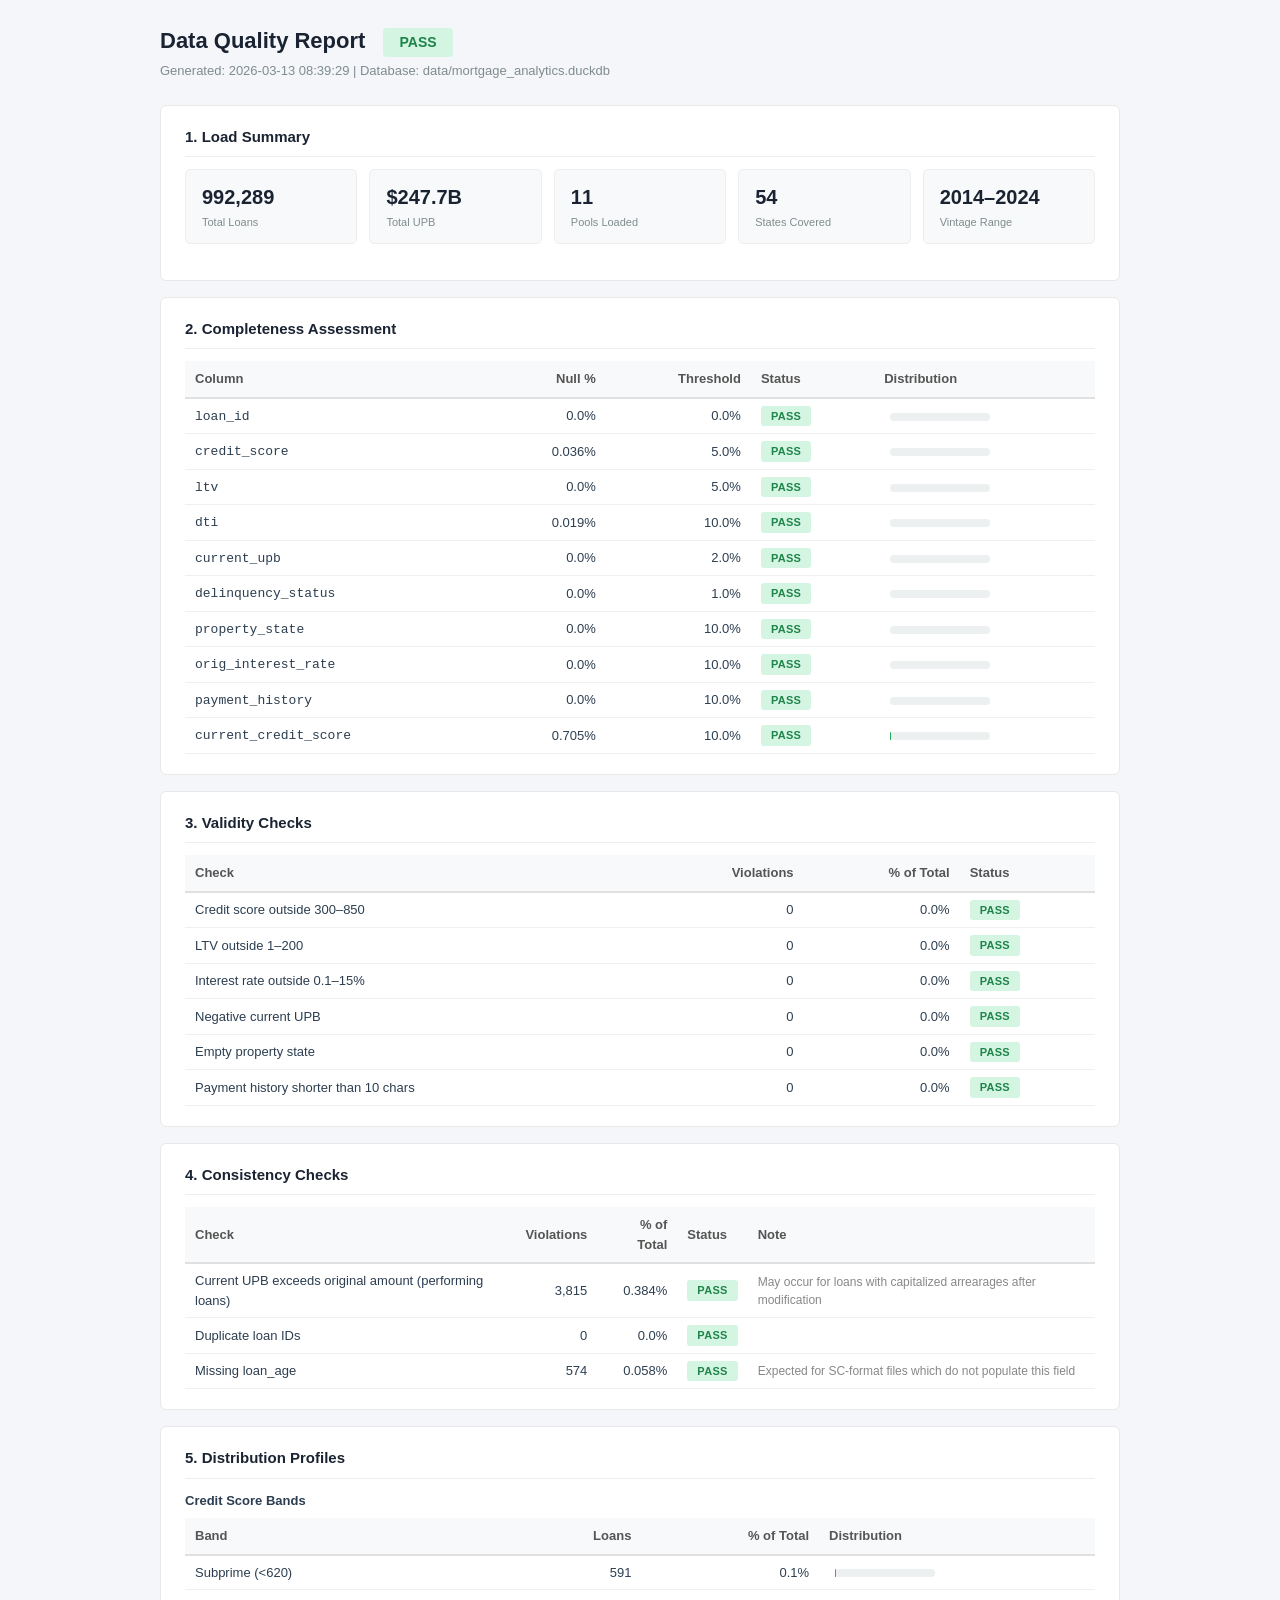
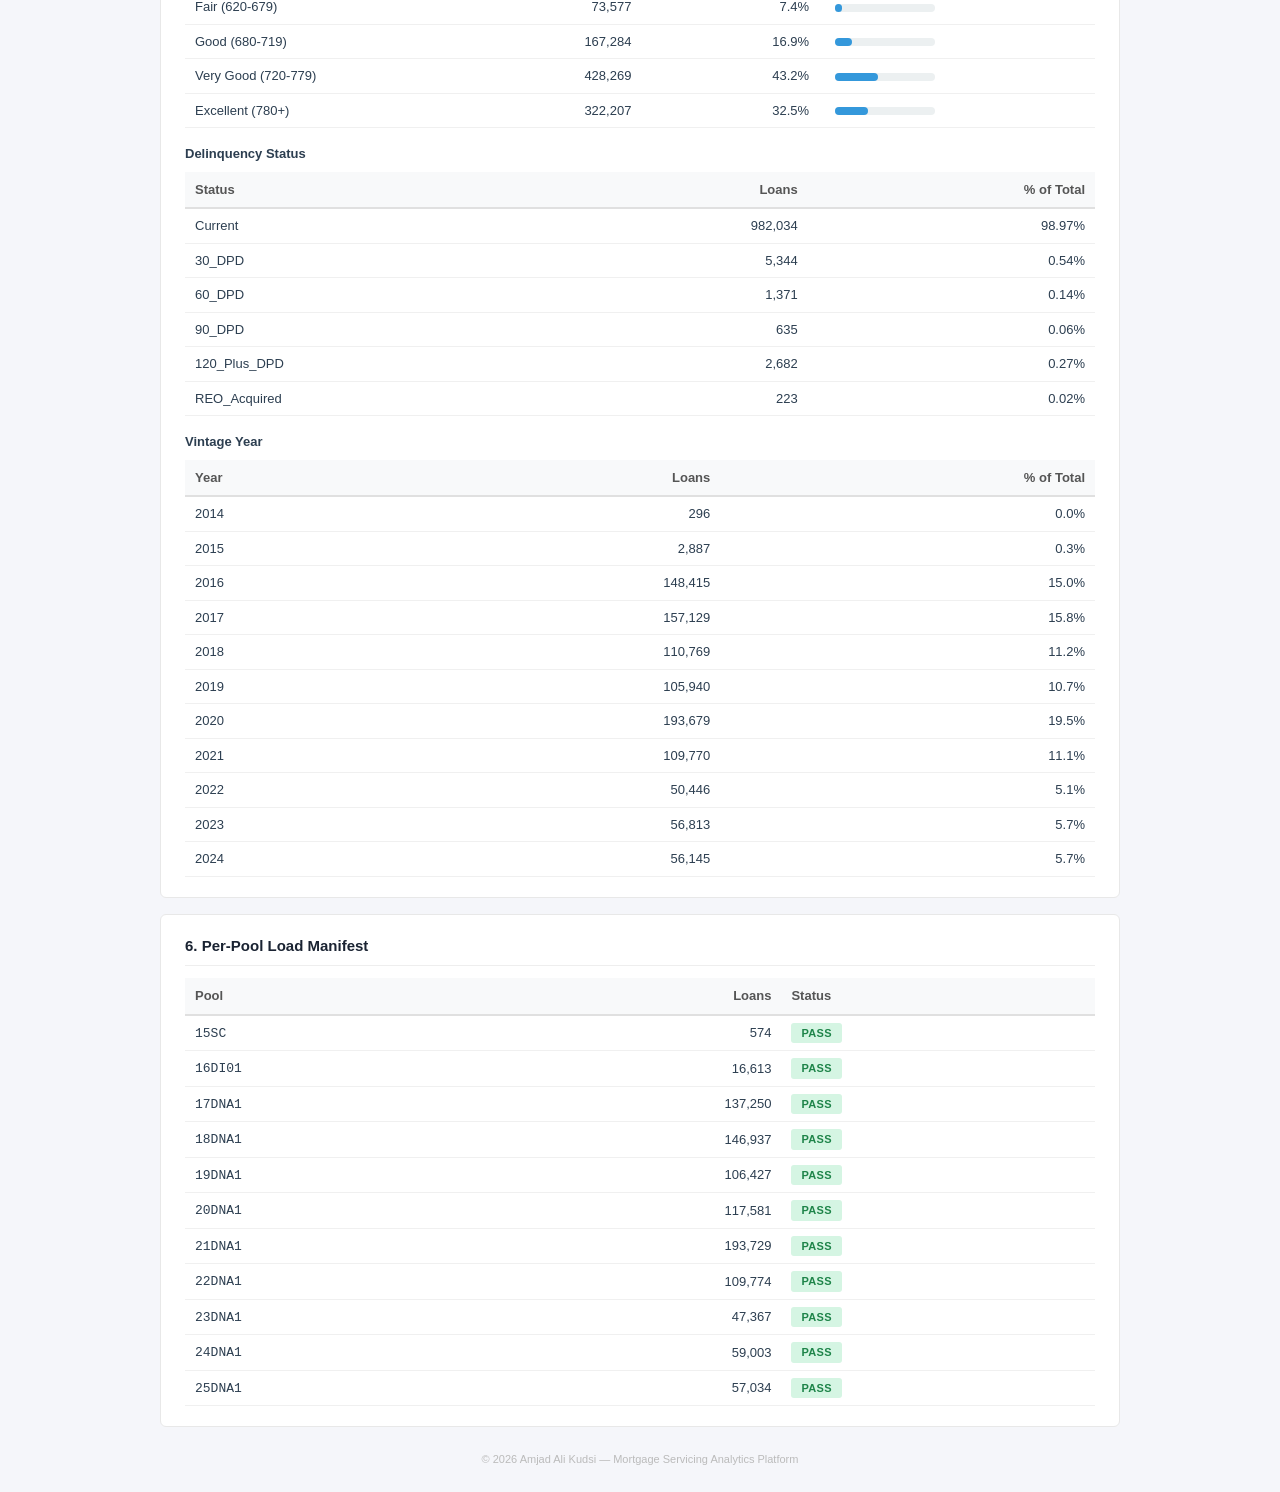
<file: docs/reports/data_quality_report.html>
<!DOCTYPE html>
<html lang="en">
<head>
<meta charset="UTF-8">
<meta name="viewport" content="width=device-width, initial-scale=1.0">
<title>Data Quality Report — Mortgage Servicing Analytics</title>
<style>
    * { margin: 0; padding: 0; box-sizing: border-box; }
    body { font-family: -apple-system, BlinkMacSystemFont, 'Segoe UI', Roboto, sans-serif; background: #f5f6fa; color: #2c3e50; line-height: 1.5; padding: 24px; }
    .container { max-width: 960px; margin: 0 auto; }
    h1 { font-size: 22px; font-weight: 600; color: #1a2332; margin-bottom: 4px; }
    .subtitle { font-size: 13px; color: #7f8c8d; margin-bottom: 24px; }
    .overall-badge { display: inline-block; padding: 4px 16px; border-radius: 4px; font-weight: 600; font-size: 14px; margin-left: 12px; vertical-align: middle; }
    .badge-pass { background: #d5f5e3; color: #1e8449; }
    .badge-warn { background: #fef9e7; color: #b7950b; }
    .badge-fail { background: #fadbd8; color: #922b21; }
    section { background: #fff; border-radius: 6px; padding: 20px 24px; margin-bottom: 16px; border: 1px solid #e8e8e8; }
    section h2 { font-size: 15px; font-weight: 600; color: #1a2332; margin-bottom: 12px; padding-bottom: 8px; border-bottom: 1px solid #eee; }
    table { width: 100%; border-collapse: collapse; font-size: 13px; }
    th { text-align: left; padding: 8px 10px; background: #f8f9fa; color: #555; font-weight: 600; border-bottom: 2px solid #e0e0e0; }
    td { padding: 7px 10px; border-bottom: 1px solid #f0f0f0; }
    tr:hover { background: #fafbfc; }
    .status { display: inline-block; padding: 2px 10px; border-radius: 3px; font-size: 11px; font-weight: 600; letter-spacing: 0.3px; }
    .status-pass { background: #d5f5e3; color: #1e8449; }
    .status-warn { background: #fef9e7; color: #b7950b; }
    .status-fail { background: #fadbd8; color: #922b21; }
    .kpi-row { display: flex; gap: 12px; margin-bottom: 16px; flex-wrap: wrap; }
    .kpi-card { flex: 1; min-width: 140px; background: #f8f9fa; border-radius: 5px; padding: 12px 16px; border: 1px solid #eee; }
    .kpi-value { font-size: 20px; font-weight: 700; color: #1a2332; }
    .kpi-label { font-size: 11px; color: #7f8c8d; margin-top: 2px; }
    .bar { display: inline-block; height: 8px; border-radius: 4px; vertical-align: middle; margin-left: 6px; }
    .bar-fill { background: #3498db; }
    .bar-bg { background: #ecf0f1; width: 100px; position: relative; display: inline-block; height: 8px; border-radius: 4px; vertical-align: middle; margin-left: 6px; }
    .bar-inner { position: absolute; top: 0; left: 0; height: 100%; border-radius: 4px; background: #3498db; }
    .note { font-size: 12px; color: #95a5a6; margin-top: 8px; font-style: italic; }
    .num { font-variant-numeric: tabular-nums; }
    .right { text-align: right; }
    footer { text-align: center; color: #bbb; font-size: 11px; margin-top: 24px; }
</style>
</head>
<body>
<div class="container">

<h1>Data Quality Report
    <span class="overall-badge badge-pass">PASS</span>
</h1>
<p class="subtitle">Generated: 2026-03-13 08:39:29 | Database: data/mortgage_analytics.duckdb</p>

<!-- ── Section 1: Load Summary ── -->
<section>
    <h2>1. Load Summary</h2>
    <div class="kpi-row">
        <div class="kpi-card">
            <div class="kpi-value num">992,289</div>
            <div class="kpi-label">Total Loans</div>
        </div>
        <div class="kpi-card">
            <div class="kpi-value num">$247.7B</div>
            <div class="kpi-label">Total UPB</div>
        </div>
        <div class="kpi-card">
            <div class="kpi-value num">11</div>
            <div class="kpi-label">Pools Loaded</div>
        </div>
        <div class="kpi-card">
            <div class="kpi-value num">54</div>
            <div class="kpi-label">States Covered</div>
        </div>
        <div class="kpi-card">
            <div class="kpi-value num">2014–2024</div>
            <div class="kpi-label">Vintage Range</div>
        </div>
    </div>
</section>

<!-- ── Section 2: Completeness ── -->
<section>
    <h2>2. Completeness Assessment</h2>
    <table>
        <thead><tr><th>Column</th><th class="right">Null %</th><th class="right">Threshold</th><th>Status</th><th>Distribution</th></tr></thead>
        <tbody>
        
        <tr>
            <td><code>loan_id</code></td>
            <td class="right num">0.0%</td>
            <td class="right num">0.0%</td>
            <td><span class="status status-pass">PASS</span></td>
            <td>
                <span class="bar-bg"><span class="bar-inner" style="width: 0.0%; background: #27ae60;"></span></span>
            </td>
        </tr>
        
        <tr>
            <td><code>credit_score</code></td>
            <td class="right num">0.036%</td>
            <td class="right num">5.0%</td>
            <td><span class="status status-pass">PASS</span></td>
            <td>
                <span class="bar-bg"><span class="bar-inner" style="width: 0.036%; background: #27ae60;"></span></span>
            </td>
        </tr>
        
        <tr>
            <td><code>ltv</code></td>
            <td class="right num">0.0%</td>
            <td class="right num">5.0%</td>
            <td><span class="status status-pass">PASS</span></td>
            <td>
                <span class="bar-bg"><span class="bar-inner" style="width: 0.0%; background: #27ae60;"></span></span>
            </td>
        </tr>
        
        <tr>
            <td><code>dti</code></td>
            <td class="right num">0.019%</td>
            <td class="right num">10.0%</td>
            <td><span class="status status-pass">PASS</span></td>
            <td>
                <span class="bar-bg"><span class="bar-inner" style="width: 0.019%; background: #27ae60;"></span></span>
            </td>
        </tr>
        
        <tr>
            <td><code>current_upb</code></td>
            <td class="right num">0.0%</td>
            <td class="right num">2.0%</td>
            <td><span class="status status-pass">PASS</span></td>
            <td>
                <span class="bar-bg"><span class="bar-inner" style="width: 0.0%; background: #27ae60;"></span></span>
            </td>
        </tr>
        
        <tr>
            <td><code>delinquency_status</code></td>
            <td class="right num">0.0%</td>
            <td class="right num">1.0%</td>
            <td><span class="status status-pass">PASS</span></td>
            <td>
                <span class="bar-bg"><span class="bar-inner" style="width: 0.0%; background: #27ae60;"></span></span>
            </td>
        </tr>
        
        <tr>
            <td><code>property_state</code></td>
            <td class="right num">0.0%</td>
            <td class="right num">10.0%</td>
            <td><span class="status status-pass">PASS</span></td>
            <td>
                <span class="bar-bg"><span class="bar-inner" style="width: 0.0%; background: #27ae60;"></span></span>
            </td>
        </tr>
        
        <tr>
            <td><code>orig_interest_rate</code></td>
            <td class="right num">0.0%</td>
            <td class="right num">10.0%</td>
            <td><span class="status status-pass">PASS</span></td>
            <td>
                <span class="bar-bg"><span class="bar-inner" style="width: 0.0%; background: #27ae60;"></span></span>
            </td>
        </tr>
        
        <tr>
            <td><code>payment_history</code></td>
            <td class="right num">0.0%</td>
            <td class="right num">10.0%</td>
            <td><span class="status status-pass">PASS</span></td>
            <td>
                <span class="bar-bg"><span class="bar-inner" style="width: 0.0%; background: #27ae60;"></span></span>
            </td>
        </tr>
        
        <tr>
            <td><code>current_credit_score</code></td>
            <td class="right num">0.705%</td>
            <td class="right num">10.0%</td>
            <td><span class="status status-pass">PASS</span></td>
            <td>
                <span class="bar-bg"><span class="bar-inner" style="width: 0.705%; background: #27ae60;"></span></span>
            </td>
        </tr>
        
        </tbody>
    </table>
</section>

<!-- ── Section 3: Validity ── -->
<section>
    <h2>3. Validity Checks</h2>
    <table>
        <thead><tr><th>Check</th><th class="right">Violations</th><th class="right">% of Total</th><th>Status</th></tr></thead>
        <tbody>
        
        <tr>
            <td>Credit score outside 300–850</td>
            <td class="right num">0</td>
            <td class="right num">0.0%</td>
            <td><span class="status status-pass">PASS</span></td>
        </tr>
        
        <tr>
            <td>LTV outside 1–200</td>
            <td class="right num">0</td>
            <td class="right num">0.0%</td>
            <td><span class="status status-pass">PASS</span></td>
        </tr>
        
        <tr>
            <td>Interest rate outside 0.1–15%</td>
            <td class="right num">0</td>
            <td class="right num">0.0%</td>
            <td><span class="status status-pass">PASS</span></td>
        </tr>
        
        <tr>
            <td>Negative current UPB</td>
            <td class="right num">0</td>
            <td class="right num">0.0%</td>
            <td><span class="status status-pass">PASS</span></td>
        </tr>
        
        <tr>
            <td>Empty property state</td>
            <td class="right num">0</td>
            <td class="right num">0.0%</td>
            <td><span class="status status-pass">PASS</span></td>
        </tr>
        
        <tr>
            <td>Payment history shorter than 10 chars</td>
            <td class="right num">0</td>
            <td class="right num">0.0%</td>
            <td><span class="status status-pass">PASS</span></td>
        </tr>
        
        </tbody>
    </table>
</section>

<!-- ── Section 4: Consistency ── -->
<section>
    <h2>4. Consistency Checks</h2>
    <table>
        <thead><tr><th>Check</th><th class="right">Violations</th><th class="right">% of Total</th><th>Status</th><th>Note</th></tr></thead>
        <tbody>
        
        <tr>
            <td>Current UPB exceeds original amount (performing loans)</td>
            <td class="right num">3,815</td>
            <td class="right num">0.384%</td>
            <td><span class="status status-pass">PASS</span></td>
            <td style="font-size:12px; color:#888;">May occur for loans with capitalized arrearages after modification</td>
        </tr>
        
        <tr>
            <td>Duplicate loan IDs</td>
            <td class="right num">0</td>
            <td class="right num">0.0%</td>
            <td><span class="status status-pass">PASS</span></td>
            <td style="font-size:12px; color:#888;"></td>
        </tr>
        
        <tr>
            <td>Missing loan_age</td>
            <td class="right num">574</td>
            <td class="right num">0.058%</td>
            <td><span class="status status-pass">PASS</span></td>
            <td style="font-size:12px; color:#888;">Expected for SC-format files which do not populate this field</td>
        </tr>
        
        </tbody>
    </table>
</section>

<!-- ── Section 5: Distribution Profiles ── -->
<section>
    <h2>5. Distribution Profiles</h2>

    <h3 style="font-size:13px; font-weight:600; margin: 12px 0 8px;">Credit Score Bands</h3>
    <table>
        <thead><tr><th>Band</th><th class="right">Loans</th><th class="right">% of Total</th><th>Distribution</th></tr></thead>
        <tbody>
        
        <tr>
            <td>Subprime (<620)</td>
            <td class="right num">591</td>
            <td class="right num">0.1%</td>
            <td><span class="bar-bg"><span class="bar-inner" style="width: 0.1%;"></span></span></td>
        </tr>
        
        <tr>
            <td>Fair (620-679)</td>
            <td class="right num">73,577</td>
            <td class="right num">7.4%</td>
            <td><span class="bar-bg"><span class="bar-inner" style="width: 7.4%;"></span></span></td>
        </tr>
        
        <tr>
            <td>Good (680-719)</td>
            <td class="right num">167,284</td>
            <td class="right num">16.9%</td>
            <td><span class="bar-bg"><span class="bar-inner" style="width: 16.9%;"></span></span></td>
        </tr>
        
        <tr>
            <td>Very Good (720-779)</td>
            <td class="right num">428,269</td>
            <td class="right num">43.2%</td>
            <td><span class="bar-bg"><span class="bar-inner" style="width: 43.2%;"></span></span></td>
        </tr>
        
        <tr>
            <td>Excellent (780+)</td>
            <td class="right num">322,207</td>
            <td class="right num">32.5%</td>
            <td><span class="bar-bg"><span class="bar-inner" style="width: 32.5%;"></span></span></td>
        </tr>
        
        </tbody>
    </table>

    <h3 style="font-size:13px; font-weight:600; margin: 16px 0 8px;">Delinquency Status</h3>
    <table>
        <thead><tr><th>Status</th><th class="right">Loans</th><th class="right">% of Total</th></tr></thead>
        <tbody>
        
        <tr>
            <td>Current</td>
            <td class="right num">982,034</td>
            <td class="right num">98.97%</td>
        </tr>
        
        <tr>
            <td>30_DPD</td>
            <td class="right num">5,344</td>
            <td class="right num">0.54%</td>
        </tr>
        
        <tr>
            <td>60_DPD</td>
            <td class="right num">1,371</td>
            <td class="right num">0.14%</td>
        </tr>
        
        <tr>
            <td>90_DPD</td>
            <td class="right num">635</td>
            <td class="right num">0.06%</td>
        </tr>
        
        <tr>
            <td>120_Plus_DPD</td>
            <td class="right num">2,682</td>
            <td class="right num">0.27%</td>
        </tr>
        
        <tr>
            <td>REO_Acquired</td>
            <td class="right num">223</td>
            <td class="right num">0.02%</td>
        </tr>
        
        </tbody>
    </table>

    <h3 style="font-size:13px; font-weight:600; margin: 16px 0 8px;">Vintage Year</h3>
    <table>
        <thead><tr><th>Year</th><th class="right">Loans</th><th class="right">% of Total</th></tr></thead>
        <tbody>
        
        <tr>
            <td>2014</td>
            <td class="right num">296</td>
            <td class="right num">0.0%</td>
        </tr>
        
        <tr>
            <td>2015</td>
            <td class="right num">2,887</td>
            <td class="right num">0.3%</td>
        </tr>
        
        <tr>
            <td>2016</td>
            <td class="right num">148,415</td>
            <td class="right num">15.0%</td>
        </tr>
        
        <tr>
            <td>2017</td>
            <td class="right num">157,129</td>
            <td class="right num">15.8%</td>
        </tr>
        
        <tr>
            <td>2018</td>
            <td class="right num">110,769</td>
            <td class="right num">11.2%</td>
        </tr>
        
        <tr>
            <td>2019</td>
            <td class="right num">105,940</td>
            <td class="right num">10.7%</td>
        </tr>
        
        <tr>
            <td>2020</td>
            <td class="right num">193,679</td>
            <td class="right num">19.5%</td>
        </tr>
        
        <tr>
            <td>2021</td>
            <td class="right num">109,770</td>
            <td class="right num">11.1%</td>
        </tr>
        
        <tr>
            <td>2022</td>
            <td class="right num">50,446</td>
            <td class="right num">5.1%</td>
        </tr>
        
        <tr>
            <td>2023</td>
            <td class="right num">56,813</td>
            <td class="right num">5.7%</td>
        </tr>
        
        <tr>
            <td>2024</td>
            <td class="right num">56,145</td>
            <td class="right num">5.7%</td>
        </tr>
        
        </tbody>
    </table>
</section>

<!-- ── Section 6: Per-Pool Manifest ── -->
<section>
    <h2>6. Per-Pool Load Manifest</h2>
    <table>
        <thead><tr><th>Pool</th><th class="right">Loans</th><th>Status</th></tr></thead>
        <tbody>
        
        <tr>
            <td><code>15SC</code></td>
            <td class="right num">574</td>
            <td><span class="status status-pass">PASS</span></td>
        </tr>
        
        <tr>
            <td><code>16DI01</code></td>
            <td class="right num">16,613</td>
            <td><span class="status status-pass">PASS</span></td>
        </tr>
        
        <tr>
            <td><code>17DNA1</code></td>
            <td class="right num">137,250</td>
            <td><span class="status status-pass">PASS</span></td>
        </tr>
        
        <tr>
            <td><code>18DNA1</code></td>
            <td class="right num">146,937</td>
            <td><span class="status status-pass">PASS</span></td>
        </tr>
        
        <tr>
            <td><code>19DNA1</code></td>
            <td class="right num">106,427</td>
            <td><span class="status status-pass">PASS</span></td>
        </tr>
        
        <tr>
            <td><code>20DNA1</code></td>
            <td class="right num">117,581</td>
            <td><span class="status status-pass">PASS</span></td>
        </tr>
        
        <tr>
            <td><code>21DNA1</code></td>
            <td class="right num">193,729</td>
            <td><span class="status status-pass">PASS</span></td>
        </tr>
        
        <tr>
            <td><code>22DNA1</code></td>
            <td class="right num">109,774</td>
            <td><span class="status status-pass">PASS</span></td>
        </tr>
        
        <tr>
            <td><code>23DNA1</code></td>
            <td class="right num">47,367</td>
            <td><span class="status status-pass">PASS</span></td>
        </tr>
        
        <tr>
            <td><code>24DNA1</code></td>
            <td class="right num">59,003</td>
            <td><span class="status status-pass">PASS</span></td>
        </tr>
        
        <tr>
            <td><code>25DNA1</code></td>
            <td class="right num">57,034</td>
            <td><span class="status status-pass">PASS</span></td>
        </tr>
        
        </tbody>
    </table>
</section>

<footer>© 2026 Amjad Ali Kudsi — Mortgage Servicing Analytics Platform</footer>
</div>
</body>
</html>
</file>
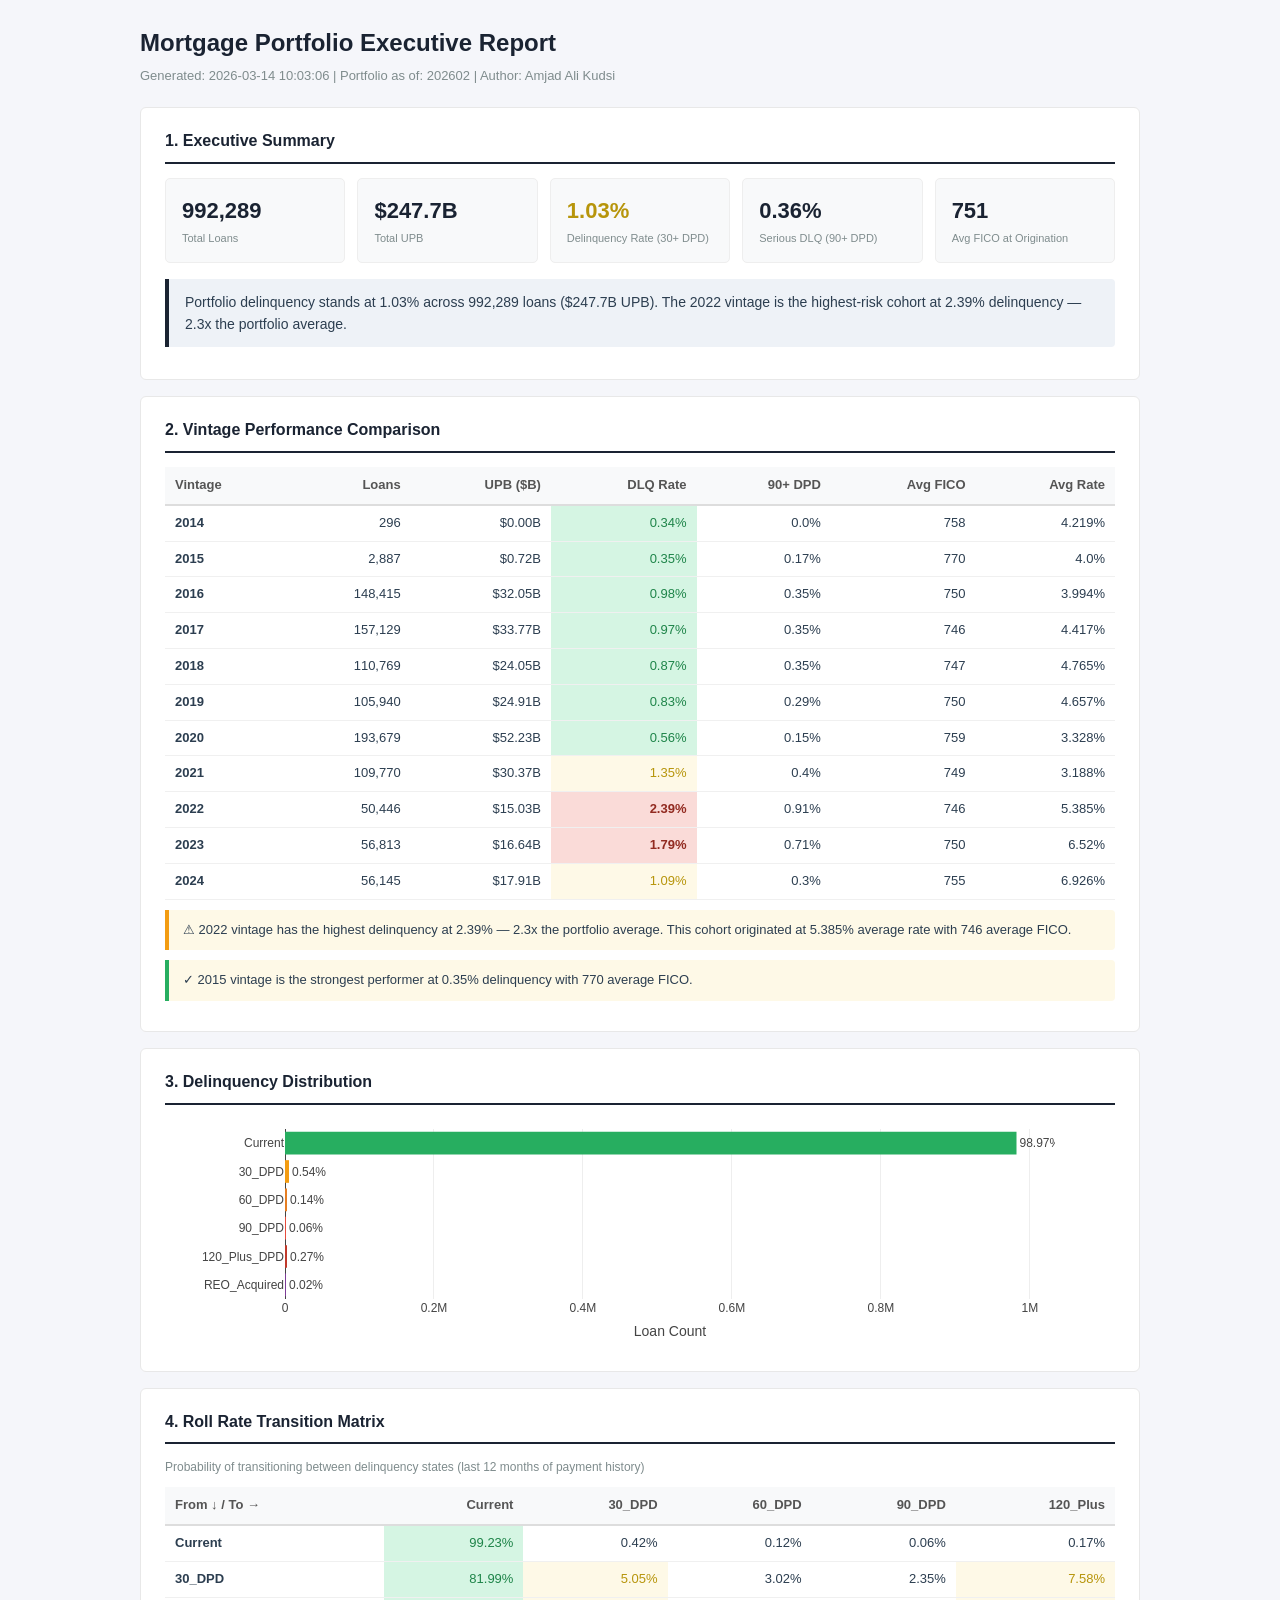
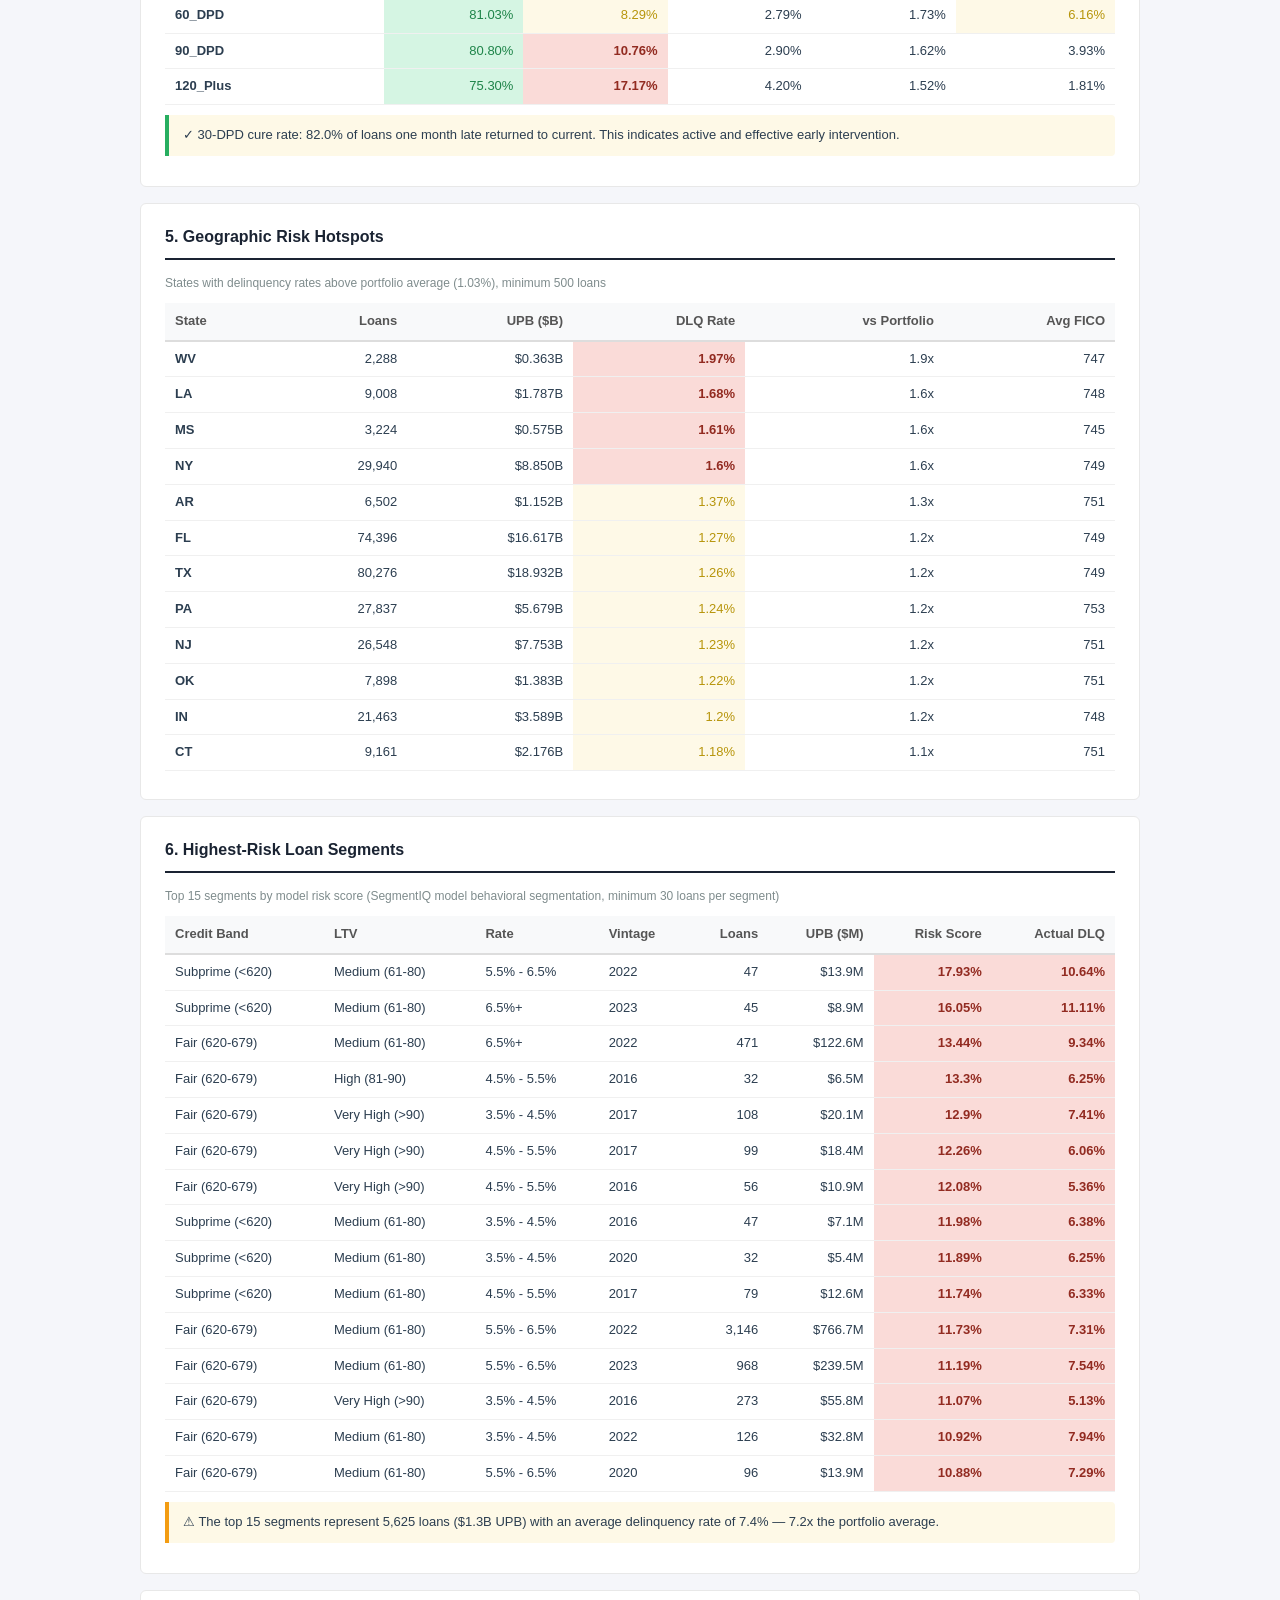
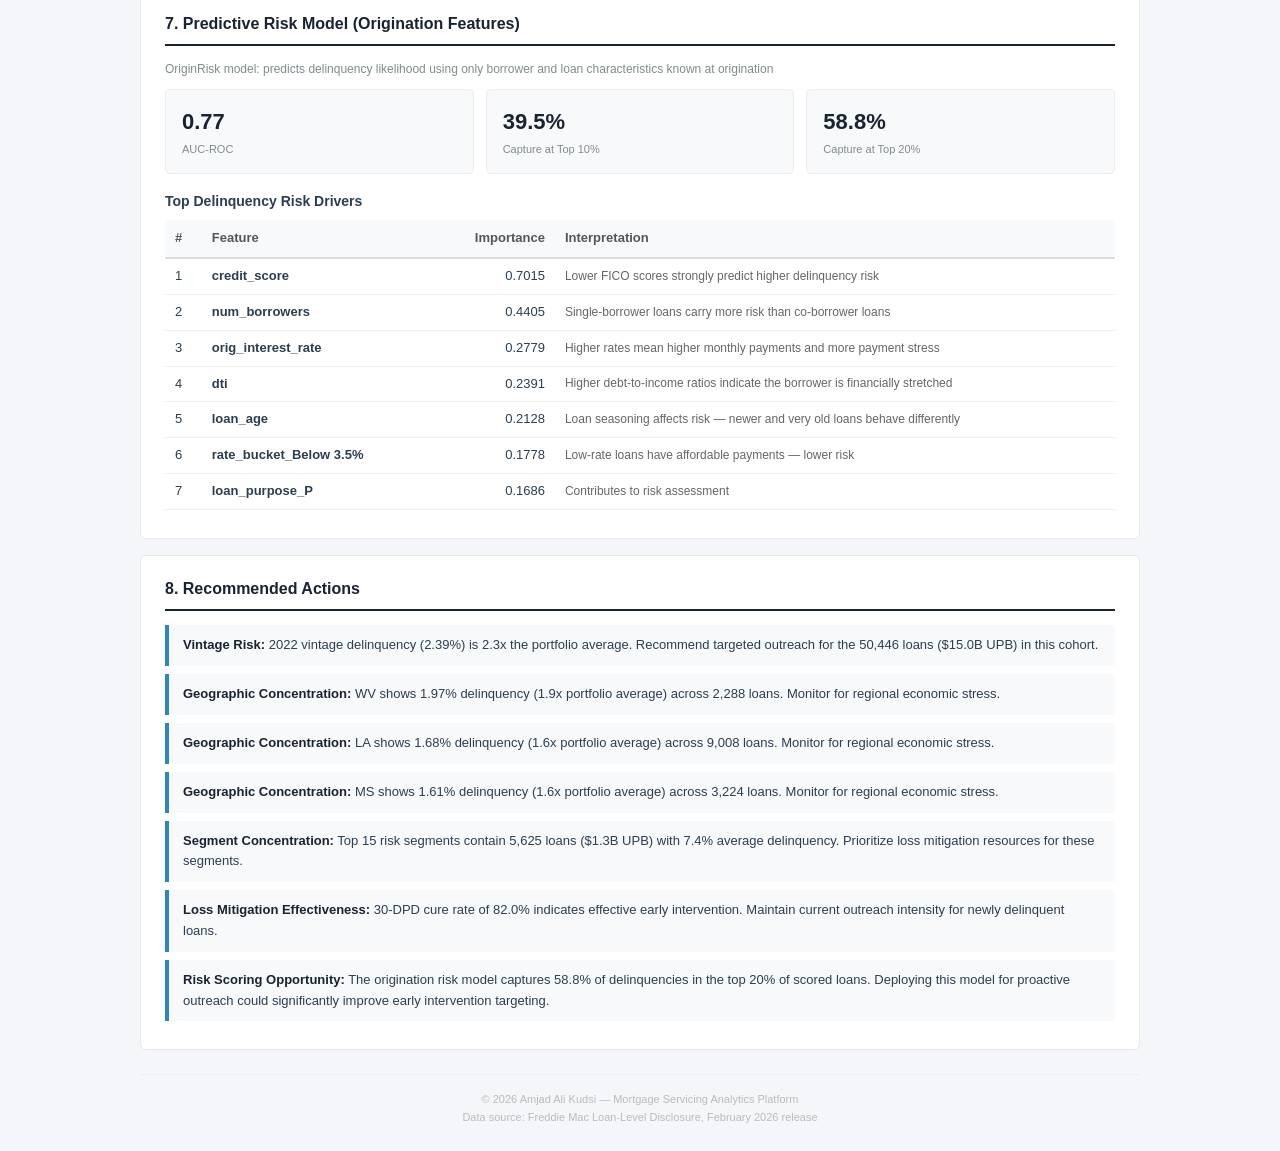
<file: docs/reports/executive_report.html>
<!DOCTYPE html>
<html lang="en">
<head>
<meta charset="UTF-8">
<meta name="viewport" content="width=device-width, initial-scale=1.0">
<meta name="author" content="Amjad Ali Kudsi">
<title>Executive Report — Mortgage Servicing Analytics</title>
<script src="https://cdn.plot.ly/plotly-2.27.0.min.js"></script>
<style>
    * { margin: 0; padding: 0; box-sizing: border-box; }
    body { font-family: -apple-system, BlinkMacSystemFont, 'Segoe UI', Roboto, sans-serif; background: #f5f6fa; color: #2c3e50; line-height: 1.6; padding: 24px; }
    .container { max-width: 1000px; margin: 0 auto; }
    h1 { font-size: 24px; font-weight: 700; color: #1a2332; margin-bottom: 4px; }
    .subtitle { font-size: 13px; color: #7f8c8d; margin-bottom: 20px; }
    section { background: #fff; border-radius: 6px; padding: 20px 24px; margin-bottom: 16px; border: 1px solid #e8e8e8; }
    section h2 { font-size: 16px; font-weight: 600; color: #1a2332; margin-bottom: 14px; padding-bottom: 8px; border-bottom: 2px solid #1a2332; }
    section h3 { font-size: 14px; font-weight: 600; color: #2c3e50; margin: 16px 0 8px; }
    table { width: 100%; border-collapse: collapse; font-size: 13px; margin: 8px 0; }
    th { text-align: left; padding: 8px 10px; background: #f8f9fa; color: #555; font-weight: 600; border-bottom: 2px solid #ddd; }
    td { padding: 7px 10px; border-bottom: 1px solid #f0f0f0; }
    tr:hover { background: #fafbfc; }
    .right { text-align: right; }
    .num { font-variant-numeric: tabular-nums; }
    .kpi-row { display: flex; gap: 12px; margin-bottom: 16px; flex-wrap: wrap; }
    .kpi-card { flex: 1; min-width: 130px; background: #f8f9fa; border-radius: 5px; padding: 14px 16px; border: 1px solid #eee; }
    .kpi-value { font-size: 22px; font-weight: 700; color: #1a2332; }
    .kpi-label { font-size: 11px; color: #7f8c8d; margin-top: 2px; }
    .headline { background: #eef2f7; border-left: 4px solid #1a2332; padding: 12px 16px; margin: 12px 0; border-radius: 0 4px 4px 0; font-size: 14px; }
    .insight { background: #fef9e7; border-left: 4px solid #f39c12; padding: 10px 14px; margin: 10px 0; border-radius: 0 4px 4px 0; font-size: 13px; }
    .cell-high { background: #fadbd8; color: #922b21; font-weight: 600; }
    .cell-med { background: #fef9e7; color: #b7950b; }
    .cell-low { background: #d5f5e3; color: #1e8449; }
    .rec-card { background: #f8f9fa; border-left: 4px solid #2e86c1; padding: 10px 14px; margin: 8px 0; border-radius: 0 4px 4px 0; font-size: 13px; }
    .rec-card strong { color: #1a2332; }
    .chart-container { width: 100%; margin: 12px 0; }
    .badge { display: inline-block; padding: 2px 10px; border-radius: 3px; font-size: 11px; font-weight: 600; }
    .badge-good { background: #d5f5e3; color: #1e8449; }
    .badge-caution { background: #fef9e7; color: #b7950b; }
    .badge-alert { background: #fadbd8; color: #922b21; }
    footer { text-align: center; color: #bbb; font-size: 11px; margin-top: 24px; padding-top: 16px; border-top: 1px solid #eee; }
    @media print { body { padding: 12px; } section { break-inside: avoid; } }
</style>
</head>
<body>
<div class="container">

<h1>Mortgage Portfolio Executive Report</h1>
<p class="subtitle">Generated: 2026-03-14 10:03:06 | Portfolio as of: 202602 | Author: Amjad Ali Kudsi</p>

<!-- ══════ Section 1: Executive Summary ══════ -->
<section>
    <h2>1. Executive Summary</h2>
    <div class="kpi-row">
        <div class="kpi-card">
            <div class="kpi-value num">992,289</div>
            <div class="kpi-label">Total Loans</div>
        </div>
        <div class="kpi-card">
            <div class="kpi-value num">$247.7B</div>
            <div class="kpi-label">Total UPB</div>
        </div>
        <div class="kpi-card">
            <div class="kpi-value num" style="color: #b7950b">1.03%</div>
            <div class="kpi-label">Delinquency Rate (30+ DPD)</div>
        </div>
        <div class="kpi-card">
            <div class="kpi-value num">0.36%</div>
            <div class="kpi-label">Serious DLQ (90+ DPD)</div>
        </div>
        <div class="kpi-card">
            <div class="kpi-value num">751</div>
            <div class="kpi-label">Avg FICO at Origination</div>
        </div>
    </div>
    <div class="headline">Portfolio delinquency stands at 1.03% across 992,289 loans ($247.7B UPB). The 2022 vintage is the highest-risk cohort at 2.39% delinquency — 2.3x the portfolio average.</div>
</section>

<!-- ══════ Section 2: Vintage Performance ══════ -->
<section>
    <h2>2. Vintage Performance Comparison</h2>
    <table>
        <thead><tr>
            <th>Vintage</th><th class="right">Loans</th><th class="right">UPB ($B)</th>
            <th class="right">DLQ Rate</th><th class="right">90+ DPD</th>
            <th class="right">Avg FICO</th><th class="right">Avg Rate</th>
        </tr></thead>
        <tbody>
        
        <tr>
            <td><strong>2014</strong></td>
            <td class="right num">296</td>
            <td class="right num">$0.00B</td>
            <td class="right num cell-low">0.34%</td>
            <td class="right num">0.0%</td>
            <td class="right num">758</td>
            <td class="right num">4.219%</td>
        </tr>
        
        <tr>
            <td><strong>2015</strong></td>
            <td class="right num">2,887</td>
            <td class="right num">$0.72B</td>
            <td class="right num cell-low">0.35%</td>
            <td class="right num">0.17%</td>
            <td class="right num">770</td>
            <td class="right num">4.0%</td>
        </tr>
        
        <tr>
            <td><strong>2016</strong></td>
            <td class="right num">148,415</td>
            <td class="right num">$32.05B</td>
            <td class="right num cell-low">0.98%</td>
            <td class="right num">0.35%</td>
            <td class="right num">750</td>
            <td class="right num">3.994%</td>
        </tr>
        
        <tr>
            <td><strong>2017</strong></td>
            <td class="right num">157,129</td>
            <td class="right num">$33.77B</td>
            <td class="right num cell-low">0.97%</td>
            <td class="right num">0.35%</td>
            <td class="right num">746</td>
            <td class="right num">4.417%</td>
        </tr>
        
        <tr>
            <td><strong>2018</strong></td>
            <td class="right num">110,769</td>
            <td class="right num">$24.05B</td>
            <td class="right num cell-low">0.87%</td>
            <td class="right num">0.35%</td>
            <td class="right num">747</td>
            <td class="right num">4.765%</td>
        </tr>
        
        <tr>
            <td><strong>2019</strong></td>
            <td class="right num">105,940</td>
            <td class="right num">$24.91B</td>
            <td class="right num cell-low">0.83%</td>
            <td class="right num">0.29%</td>
            <td class="right num">750</td>
            <td class="right num">4.657%</td>
        </tr>
        
        <tr>
            <td><strong>2020</strong></td>
            <td class="right num">193,679</td>
            <td class="right num">$52.23B</td>
            <td class="right num cell-low">0.56%</td>
            <td class="right num">0.15%</td>
            <td class="right num">759</td>
            <td class="right num">3.328%</td>
        </tr>
        
        <tr>
            <td><strong>2021</strong></td>
            <td class="right num">109,770</td>
            <td class="right num">$30.37B</td>
            <td class="right num cell-med">1.35%</td>
            <td class="right num">0.4%</td>
            <td class="right num">749</td>
            <td class="right num">3.188%</td>
        </tr>
        
        <tr>
            <td><strong>2022</strong></td>
            <td class="right num">50,446</td>
            <td class="right num">$15.03B</td>
            <td class="right num cell-high">2.39%</td>
            <td class="right num">0.91%</td>
            <td class="right num">746</td>
            <td class="right num">5.385%</td>
        </tr>
        
        <tr>
            <td><strong>2023</strong></td>
            <td class="right num">56,813</td>
            <td class="right num">$16.64B</td>
            <td class="right num cell-high">1.79%</td>
            <td class="right num">0.71%</td>
            <td class="right num">750</td>
            <td class="right num">6.52%</td>
        </tr>
        
        <tr>
            <td><strong>2024</strong></td>
            <td class="right num">56,145</td>
            <td class="right num">$17.91B</td>
            <td class="right num cell-med">1.09%</td>
            <td class="right num">0.3%</td>
            <td class="right num">755</td>
            <td class="right num">6.926%</td>
        </tr>
        
        </tbody>
    </table>
    
    <div class="insight">⚠ 2022 vintage has the highest delinquency at 2.39% — 2.3x the portfolio average. This cohort originated at 5.385% average rate with 746 average FICO.</div>
    
    
    <div class="insight" style="border-left-color: #27ae60;">✓ 2015 vintage is the strongest performer at 0.35% delinquency with 770 average FICO.</div>
    
</section>

<!-- ══════ Section 3: DPD Distribution ══════ -->
<section>
    <h2>3. Delinquency Distribution</h2>
    <div class="chart-container" id="dpd_chart"></div>
    <script>
        var dpdData = {"labels": ["REO_Acquired", "120_Plus_DPD", "90_DPD", "60_DPD", "30_DPD", "Current"], "values": [223, 2682, 635, 1371, 5344, 982034], "colors": ["#7d3c98", "#c0392b", "#e74c3c", "#e67e22", "#f39c12", "#27ae60"], "text": ["0.02%", "0.27%", "0.06%", "0.14%", "0.54%", "98.97%"]};
        Plotly.newPlot('dpd_chart', [{
            x: dpdData.values,
            y: dpdData.labels,
            type: 'bar',
            orientation: 'h',
            marker: { color: dpdData.colors },
            text: dpdData.text,
            textposition: 'outside',
            hovertemplate: '%{y}: %{x:,} loans (%{text})<extra></extra>'
        }], {
            margin: { l: 120, r: 60, t: 10, b: 40 },
            xaxis: { title: 'Loan Count' },
            height: 220,
            font: { family: '-apple-system, sans-serif', size: 12 }
        }, { responsive: true, displayModeBar: false });
    </script>
</section>

<!-- ══════ Section 4: Roll Rates ══════ -->
<section>
    <h2>4. Roll Rate Transition Matrix</h2>
    <p style="font-size: 12px; color: #7f8c8d; margin-bottom: 10px;">Probability of transitioning between delinquency states (last 12 months of payment history)</p>
    <table>
        <thead><tr><th>From ↓ / To →</th><th class="right">Current</th><th class="right">30_DPD</th><th class="right">60_DPD</th><th class="right">90_DPD</th><th class="right">120_Plus</th></tr></thead>
        <tbody>
        
        <tr>
            <td><strong>Current</strong></td>
            
            
            <td class="right num cell-low">99.23%</td>
            
            
            <td class="right num ">0.42%</td>
            
            
            <td class="right num ">0.12%</td>
            
            
            <td class="right num ">0.06%</td>
            
            
            <td class="right num ">0.17%</td>
            
        </tr>
        
        <tr>
            <td><strong>30_DPD</strong></td>
            
            
            <td class="right num cell-low">81.99%</td>
            
            
            <td class="right num cell-med">5.05%</td>
            
            
            <td class="right num ">3.02%</td>
            
            
            <td class="right num ">2.35%</td>
            
            
            <td class="right num cell-med">7.58%</td>
            
        </tr>
        
        <tr>
            <td><strong>60_DPD</strong></td>
            
            
            <td class="right num cell-low">81.03%</td>
            
            
            <td class="right num cell-med">8.29%</td>
            
            
            <td class="right num ">2.79%</td>
            
            
            <td class="right num ">1.73%</td>
            
            
            <td class="right num cell-med">6.16%</td>
            
        </tr>
        
        <tr>
            <td><strong>90_DPD</strong></td>
            
            
            <td class="right num cell-low">80.80%</td>
            
            
            <td class="right num cell-high">10.76%</td>
            
            
            <td class="right num ">2.90%</td>
            
            
            <td class="right num ">1.62%</td>
            
            
            <td class="right num ">3.93%</td>
            
        </tr>
        
        <tr>
            <td><strong>120_Plus</strong></td>
            
            
            <td class="right num cell-low">75.30%</td>
            
            
            <td class="right num cell-high">17.17%</td>
            
            
            <td class="right num ">4.20%</td>
            
            
            <td class="right num ">1.52%</td>
            
            
            <td class="right num ">1.81%</td>
            
        </tr>
        
        </tbody>
    </table>
    
    <div class="insight" style="border-left-color: #27ae60;">✓ 30-DPD cure rate: 82.0% of loans one month late returned to current. This indicates active and effective early intervention.</div>
    
</section>

<!-- ══════ Section 5: Geographic Hotspots ══════ -->
<section>
    <h2>5. Geographic Risk Hotspots</h2>
    <p style="font-size: 12px; color: #7f8c8d; margin-bottom: 10px;">States with delinquency rates above portfolio average (1.03%), minimum 500 loans</p>
    <table>
        <thead><tr><th>State</th><th class="right">Loans</th><th class="right">UPB ($B)</th><th class="right">DLQ Rate</th><th class="right">vs Portfolio</th><th class="right">Avg FICO</th></tr></thead>
        <tbody>
        
        <tr>
            <td><strong>WV</strong></td>
            <td class="right num">2,288</td>
            <td class="right num">$0.363B</td>
            <td class="right num cell-high">1.97%</td>
            <td class="right num">1.9x</td>
            <td class="right num">747</td>
        </tr>
        
        <tr>
            <td><strong>LA</strong></td>
            <td class="right num">9,008</td>
            <td class="right num">$1.787B</td>
            <td class="right num cell-high">1.68%</td>
            <td class="right num">1.6x</td>
            <td class="right num">748</td>
        </tr>
        
        <tr>
            <td><strong>MS</strong></td>
            <td class="right num">3,224</td>
            <td class="right num">$0.575B</td>
            <td class="right num cell-high">1.61%</td>
            <td class="right num">1.6x</td>
            <td class="right num">745</td>
        </tr>
        
        <tr>
            <td><strong>NY</strong></td>
            <td class="right num">29,940</td>
            <td class="right num">$8.850B</td>
            <td class="right num cell-high">1.6%</td>
            <td class="right num">1.6x</td>
            <td class="right num">749</td>
        </tr>
        
        <tr>
            <td><strong>AR</strong></td>
            <td class="right num">6,502</td>
            <td class="right num">$1.152B</td>
            <td class="right num cell-med">1.37%</td>
            <td class="right num">1.3x</td>
            <td class="right num">751</td>
        </tr>
        
        <tr>
            <td><strong>FL</strong></td>
            <td class="right num">74,396</td>
            <td class="right num">$16.617B</td>
            <td class="right num cell-med">1.27%</td>
            <td class="right num">1.2x</td>
            <td class="right num">749</td>
        </tr>
        
        <tr>
            <td><strong>TX</strong></td>
            <td class="right num">80,276</td>
            <td class="right num">$18.932B</td>
            <td class="right num cell-med">1.26%</td>
            <td class="right num">1.2x</td>
            <td class="right num">749</td>
        </tr>
        
        <tr>
            <td><strong>PA</strong></td>
            <td class="right num">27,837</td>
            <td class="right num">$5.679B</td>
            <td class="right num cell-med">1.24%</td>
            <td class="right num">1.2x</td>
            <td class="right num">753</td>
        </tr>
        
        <tr>
            <td><strong>NJ</strong></td>
            <td class="right num">26,548</td>
            <td class="right num">$7.753B</td>
            <td class="right num cell-med">1.23%</td>
            <td class="right num">1.2x</td>
            <td class="right num">751</td>
        </tr>
        
        <tr>
            <td><strong>OK</strong></td>
            <td class="right num">7,898</td>
            <td class="right num">$1.383B</td>
            <td class="right num cell-med">1.22%</td>
            <td class="right num">1.2x</td>
            <td class="right num">751</td>
        </tr>
        
        <tr>
            <td><strong>IN</strong></td>
            <td class="right num">21,463</td>
            <td class="right num">$3.589B</td>
            <td class="right num cell-med">1.2%</td>
            <td class="right num">1.2x</td>
            <td class="right num">748</td>
        </tr>
        
        <tr>
            <td><strong>CT</strong></td>
            <td class="right num">9,161</td>
            <td class="right num">$2.176B</td>
            <td class="right num cell-med">1.18%</td>
            <td class="right num">1.1x</td>
            <td class="right num">751</td>
        </tr>
        
        </tbody>
    </table>
</section>

<!-- ══════ Section 6: Risk Segments ══════ -->
<section>
    <h2>6. Highest-Risk Loan Segments</h2>
    <p style="font-size: 12px; color: #7f8c8d; margin-bottom: 10px;">Top 15 segments by model risk score (SegmentIQ model behavioral segmentation, minimum 30 loans per segment)</p>
    <table>
        <thead><tr>
            <th>Credit Band</th><th>LTV</th><th>Rate</th><th>Vintage</th>
            <th class="right">Loans</th><th class="right">UPB ($M)</th>
            <th class="right">Risk Score</th><th class="right">Actual DLQ</th>
        </tr></thead>
        <tbody>
        
        <tr>
            <td>Subprime (<620)</td>
            <td>Medium (61-80)</td>
            <td>5.5% - 6.5%</td>
            <td>2022</td>
            <td class="right num">47</td>
            <td class="right num">$13.9M</td>
            <td class="right num cell-high">17.93%</td>
            <td class="right num cell-high">10.64%</td>
        </tr>
        
        <tr>
            <td>Subprime (<620)</td>
            <td>Medium (61-80)</td>
            <td>6.5%+</td>
            <td>2023</td>
            <td class="right num">45</td>
            <td class="right num">$8.9M</td>
            <td class="right num cell-high">16.05%</td>
            <td class="right num cell-high">11.11%</td>
        </tr>
        
        <tr>
            <td>Fair (620-679)</td>
            <td>Medium (61-80)</td>
            <td>6.5%+</td>
            <td>2022</td>
            <td class="right num">471</td>
            <td class="right num">$122.6M</td>
            <td class="right num cell-high">13.44%</td>
            <td class="right num cell-high">9.34%</td>
        </tr>
        
        <tr>
            <td>Fair (620-679)</td>
            <td>High (81-90)</td>
            <td>4.5% - 5.5%</td>
            <td>2016</td>
            <td class="right num">32</td>
            <td class="right num">$6.5M</td>
            <td class="right num cell-high">13.3%</td>
            <td class="right num cell-high">6.25%</td>
        </tr>
        
        <tr>
            <td>Fair (620-679)</td>
            <td>Very High (>90)</td>
            <td>3.5% - 4.5%</td>
            <td>2017</td>
            <td class="right num">108</td>
            <td class="right num">$20.1M</td>
            <td class="right num cell-high">12.9%</td>
            <td class="right num cell-high">7.41%</td>
        </tr>
        
        <tr>
            <td>Fair (620-679)</td>
            <td>Very High (>90)</td>
            <td>4.5% - 5.5%</td>
            <td>2017</td>
            <td class="right num">99</td>
            <td class="right num">$18.4M</td>
            <td class="right num cell-high">12.26%</td>
            <td class="right num cell-high">6.06%</td>
        </tr>
        
        <tr>
            <td>Fair (620-679)</td>
            <td>Very High (>90)</td>
            <td>4.5% - 5.5%</td>
            <td>2016</td>
            <td class="right num">56</td>
            <td class="right num">$10.9M</td>
            <td class="right num cell-high">12.08%</td>
            <td class="right num cell-high">5.36%</td>
        </tr>
        
        <tr>
            <td>Subprime (<620)</td>
            <td>Medium (61-80)</td>
            <td>3.5% - 4.5%</td>
            <td>2016</td>
            <td class="right num">47</td>
            <td class="right num">$7.1M</td>
            <td class="right num cell-high">11.98%</td>
            <td class="right num cell-high">6.38%</td>
        </tr>
        
        <tr>
            <td>Subprime (<620)</td>
            <td>Medium (61-80)</td>
            <td>3.5% - 4.5%</td>
            <td>2020</td>
            <td class="right num">32</td>
            <td class="right num">$5.4M</td>
            <td class="right num cell-high">11.89%</td>
            <td class="right num cell-high">6.25%</td>
        </tr>
        
        <tr>
            <td>Subprime (<620)</td>
            <td>Medium (61-80)</td>
            <td>4.5% - 5.5%</td>
            <td>2017</td>
            <td class="right num">79</td>
            <td class="right num">$12.6M</td>
            <td class="right num cell-high">11.74%</td>
            <td class="right num cell-high">6.33%</td>
        </tr>
        
        <tr>
            <td>Fair (620-679)</td>
            <td>Medium (61-80)</td>
            <td>5.5% - 6.5%</td>
            <td>2022</td>
            <td class="right num">3,146</td>
            <td class="right num">$766.7M</td>
            <td class="right num cell-high">11.73%</td>
            <td class="right num cell-high">7.31%</td>
        </tr>
        
        <tr>
            <td>Fair (620-679)</td>
            <td>Medium (61-80)</td>
            <td>5.5% - 6.5%</td>
            <td>2023</td>
            <td class="right num">968</td>
            <td class="right num">$239.5M</td>
            <td class="right num cell-high">11.19%</td>
            <td class="right num cell-high">7.54%</td>
        </tr>
        
        <tr>
            <td>Fair (620-679)</td>
            <td>Very High (>90)</td>
            <td>3.5% - 4.5%</td>
            <td>2016</td>
            <td class="right num">273</td>
            <td class="right num">$55.8M</td>
            <td class="right num cell-high">11.07%</td>
            <td class="right num cell-high">5.13%</td>
        </tr>
        
        <tr>
            <td>Fair (620-679)</td>
            <td>Medium (61-80)</td>
            <td>3.5% - 4.5%</td>
            <td>2022</td>
            <td class="right num">126</td>
            <td class="right num">$32.8M</td>
            <td class="right num cell-high">10.92%</td>
            <td class="right num cell-high">7.94%</td>
        </tr>
        
        <tr>
            <td>Fair (620-679)</td>
            <td>Medium (61-80)</td>
            <td>5.5% - 6.5%</td>
            <td>2020</td>
            <td class="right num">96</td>
            <td class="right num">$13.9M</td>
            <td class="right num cell-high">10.88%</td>
            <td class="right num cell-high">7.29%</td>
        </tr>
        
        </tbody>
    </table>
    
    <div class="insight">⚠ The top 15 segments represent 5,625 loans ($1.3B UPB) with an average delinquency rate of 7.4% — 7.2x the portfolio average.</div>
    
</section>

<!-- ══════ Section 7: Predictive Model Summary ══════ -->
<section>
    <h2>7. Predictive Risk Model (Origination Features)</h2>
    <p style="font-size: 12px; color: #7f8c8d; margin-bottom: 10px;">OriginRisk model: predicts delinquency likelihood using only borrower and loan characteristics known at origination</p>
    <div class="kpi-row">
        <div class="kpi-card">
            <div class="kpi-value num">0.77</div>
            <div class="kpi-label">AUC-ROC</div>
        </div>
        <div class="kpi-card">
            <div class="kpi-value num">39.5%</div>
            <div class="kpi-label">Capture at Top 10%</div>
        </div>
        <div class="kpi-card">
            <div class="kpi-value num">58.8%</div>
            <div class="kpi-label">Capture at Top 20%</div>
        </div>
    </div>
    <h3>Top Delinquency Risk Drivers</h3>
    <table>
        <thead><tr><th>#</th><th>Feature</th><th class="right">Importance</th><th>Interpretation</th></tr></thead>
        <tbody>
        
        <tr>
            <td>1</td>
            <td><strong>credit_score</strong></td>
            <td class="right num">0.7015</td>
            <td style="font-size: 12px; color: #666;">Lower FICO scores strongly predict higher delinquency risk</td>
        </tr>
        
        <tr>
            <td>2</td>
            <td><strong>num_borrowers</strong></td>
            <td class="right num">0.4405</td>
            <td style="font-size: 12px; color: #666;">Single-borrower loans carry more risk than co-borrower loans</td>
        </tr>
        
        <tr>
            <td>3</td>
            <td><strong>orig_interest_rate</strong></td>
            <td class="right num">0.2779</td>
            <td style="font-size: 12px; color: #666;">Higher rates mean higher monthly payments and more payment stress</td>
        </tr>
        
        <tr>
            <td>4</td>
            <td><strong>dti</strong></td>
            <td class="right num">0.2391</td>
            <td style="font-size: 12px; color: #666;">Higher debt-to-income ratios indicate the borrower is financially stretched</td>
        </tr>
        
        <tr>
            <td>5</td>
            <td><strong>loan_age</strong></td>
            <td class="right num">0.2128</td>
            <td style="font-size: 12px; color: #666;">Loan seasoning affects risk — newer and very old loans behave differently</td>
        </tr>
        
        <tr>
            <td>6</td>
            <td><strong>rate_bucket_Below 3.5%</strong></td>
            <td class="right num">0.1778</td>
            <td style="font-size: 12px; color: #666;">Low-rate loans have affordable payments — lower risk</td>
        </tr>
        
        <tr>
            <td>7</td>
            <td><strong>loan_purpose_P</strong></td>
            <td class="right num">0.1686</td>
            <td style="font-size: 12px; color: #666;">Contributes to risk assessment</td>
        </tr>
        
        </tbody>
    </table>
</section>

<!-- ══════ Section 8: Recommended Actions ══════ -->
<section>
    <h2>8. Recommended Actions</h2>
    
    
    <div class="rec-card">
        <strong>Vintage Risk:</strong> 2022 vintage delinquency (2.39%) is 2.3x the portfolio average. Recommend targeted outreach for the 50,446 loans ($15.0B UPB) in this cohort.
    </div>
    
    <div class="rec-card">
        <strong>Geographic Concentration:</strong> WV shows 1.97% delinquency (1.9x portfolio average) across 2,288 loans. Monitor for regional economic stress.
    </div>
    
    <div class="rec-card">
        <strong>Geographic Concentration:</strong> LA shows 1.68% delinquency (1.6x portfolio average) across 9,008 loans. Monitor for regional economic stress.
    </div>
    
    <div class="rec-card">
        <strong>Geographic Concentration:</strong> MS shows 1.61% delinquency (1.6x portfolio average) across 3,224 loans. Monitor for regional economic stress.
    </div>
    
    <div class="rec-card">
        <strong>Segment Concentration:</strong> Top 15 risk segments contain 5,625 loans ($1.3B UPB) with 7.4% average delinquency. Prioritize loss mitigation resources for these segments.
    </div>
    
    <div class="rec-card">
        <strong>Loss Mitigation Effectiveness:</strong> 30-DPD cure rate of 82.0% indicates effective early intervention. Maintain current outreach intensity for newly delinquent loans.
    </div>
    
    <div class="rec-card">
        <strong>Risk Scoring Opportunity:</strong> The origination risk model captures 58.8% of delinquencies in the top 20% of scored loans. Deploying this model for proactive outreach could significantly improve early intervention targeting.
    </div>
    
    
</section>

<footer>
    &copy; 2026 Amjad Ali Kudsi — Mortgage Servicing Analytics Platform<br>
    Data source: Freddie Mac Loan-Level Disclosure, February 2026 release
</footer>
</div>
</body>
</html>
</file>
<file: docs/style.css>
/* ═══════════════════════════════════════════════
   Portfolio v5 — All refinements
   ═══════════════════════════════════════════════ */

/* ── DARK THEME (default) ── */
:root{--bg:#0f1923;--bg-warm:#141f2b;--bg-card:#1a2735;--bg-card-hover:#1f2f40;--bg-nav:#0a1018;--accent:#C4973B;--accent-light:#d4a73f;--accent-glow:rgba(196,151,59,0.15);--gradient:linear-gradient(135deg,#8B6914,#C4973B);--text:#e8e6e3;--text-secondary:#9aacbe;--text-muted:#6a7d90;--text-on-dark:#e8e6e3;--border:#243040;--border-light:#2a3a4d;--shadow:0 2px 20px rgba(0,0,0,0.3);--shadow-hover:0 8px 28px rgba(0,0,0,0.4);--transition:0.3s ease;--chart-grid:rgba(36,48,64,0.5);--chart-text:#6a7d90;--radius:10px;--radius-sm:6px}

/* ── LIGHT THEME ── */
[data-theme="light"]{--bg:#f5f0eb;--bg-warm:#ede5db;--bg-card:#ffffff;--bg-card-hover:#fff9f3;--bg-nav:#2a1f14;--accent:#8B6914;--accent-light:#C4973B;--accent-glow:rgba(139,105,20,0.12);--text:#2a1f14;--text-secondary:#6b5b4e;--text-muted:#9a8b7d;--text-on-dark:#f5f0eb;--border:#ddd3c7;--border-light:#e8e0d6;--shadow:0 2px 16px rgba(42,31,20,0.08);--shadow-hover:0 8px 28px rgba(42,31,20,0.12);--chart-grid:#e8e0d6;--chart-text:#6b5b4e}

*{margin:0;padding:0;box-sizing:border-box}html{scroll-behavior:smooth}body{font-family:-apple-system,BlinkMacSystemFont,'Segoe UI','Inter',Roboto,sans-serif;background:var(--bg);color:var(--text);line-height:1.7;-webkit-font-smoothing:antialiased;transition:background 0.4s ease,color 0.4s ease}a{color:var(--accent);text-decoration:none;transition:var(--transition)}a:hover{color:var(--accent-light)}

.reveal{opacity:0;transform:translateY(24px);transition:opacity 0.6s ease,transform 0.6s ease}.reveal.visible{opacity:1;transform:translateY(0)}

/* Theme Toggle */
.theme-toggle{position:absolute;top:28px;right:48px;z-index:10;cursor:pointer;display:flex;align-items:center;gap:8px}
.theme-toggle-icon{width:28px;height:28px;color:var(--accent);transition:var(--transition)}
.theme-toggle:hover .theme-toggle-icon{color:var(--accent-light);transform:scale(1.1)}

/* Hero — FIXED: contain photo, tighter gap, wider tagline */
.hero{min-height:100vh;display:flex;align-items:center;justify-content:center;padding:40px 64px;background:var(--bg);position:relative;overflow:hidden}
.hero-inner{display:flex;align-items:stretch;gap:48px;max-width:1400px;width:100%;min-height:calc(100vh - 120px)}
.hero-text{flex:1;display:flex;flex-direction:column;justify-content:center}
.hero-greeting{font-size:26px;color:var(--text-muted);margin-bottom:8px}
.hero-name{font-size:72px;font-weight:800;color:var(--text);line-height:1.05;margin-bottom:28px;letter-spacing:-2px}
.hero-tagline{font-size:22px;color:var(--text-secondary);line-height:1.7;margin-bottom:12px;max-width:620px}
.hero-tagline-sub{font-size:17px;color:var(--text-muted);margin-bottom:32px}
.hero-location{font-size:16px;color:var(--text-muted);display:flex;align-items:center;gap:6px}
.hero-location svg{width:18px;height:18px;stroke:var(--accent-light)}
.hero-photo-wrap{flex:0 0 440px;display:flex;align-items:stretch}
.hero-photo{width:100%;height:100%;min-height:600px;object-fit:contain;border-radius:var(--radius);border:3px solid transparent;background-image:var(--gradient);background-origin:border-box;background-clip:padding-box,border-box;box-shadow:var(--shadow-hover)}
.scroll-indicator{position:absolute;bottom:28px;left:50%;transform:translateX(-50%);animation:bounce 2s ease infinite;color:var(--text-muted);font-size:11px;letter-spacing:2px;text-transform:uppercase;text-align:center}
.scroll-indicator::after{content:'';display:block;width:1px;height:28px;background:var(--accent-light);margin:6px auto 0;opacity:0.5}
@keyframes bounce{0%,100%{transform:translateX(-50%) translateY(0)}50%{transform:translateX(-50%) translateY(6px)}}

/* Nav */
.nav-bar{position:sticky;top:0;z-index:100;background:var(--bg-nav);padding:0 36px;display:flex;align-items:center;justify-content:space-between;height:56px;box-shadow:0 2px 12px rgba(0,0,0,0.15)}
.nav-tabs{display:flex;gap:0;list-style:none}
.nav-tabs li{padding:16px 26px;font-size:16px;font-weight:500;color:rgba(245,240,235,0.6);cursor:pointer;border-bottom:2px solid transparent;transition:var(--transition)}
.nav-tabs li.active{color:var(--accent-light);border-bottom-color:var(--accent-light)}
.nav-tabs li:hover:not(.active){color:var(--text-on-dark)}
.nav-icons{display:flex;gap:14px;list-style:none;align-items:center;overflow-x:auto;flex-wrap:nowrap;scrollbar-width:none}
.nav-icons::-webkit-scrollbar{display:none}
.nav-icons a{color:rgba(245,240,235,0.5);transition:var(--transition);display:flex;flex-shrink:0}
.nav-icons a:hover{color:var(--accent-light)}
.nav-icons svg{width:20px;height:20px}
.nav-icon-letter{display:inline-flex;align-items:center;justify-content:center;width:20px;height:20px;border-radius:50%;border:1.5px solid currentColor;font-size:11px;font-weight:700;flex-shrink:0}

/* Content */
.content{max-width:1400px;margin:0 auto;padding:56px 48px}
.tab-panel{display:none}.tab-panel.active{display:block}
.section-header{margin-bottom:36px}
.section-header h2{font-size:34px;font-weight:700;color:var(--text);margin-bottom:8px}
.section-header p{font-size:17px;color:var(--text-muted)}

/* Featured */
.featured{background:var(--bg-card);border:1px solid var(--border);border-left:4px solid;border-image:var(--gradient) 1;border-radius:var(--radius);overflow:hidden;margin-bottom:56px;box-shadow:var(--shadow)}
.featured-inner{display:flex;gap:0}
.featured-image{flex:0 0 55%;overflow:hidden}
.featured-image img{width:100%;height:100%;object-fit:cover;display:block}
.featured-body{flex:1;padding:48px 44px;display:flex;flex-direction:column;justify-content:center}
.featured-label{font-size:14px;letter-spacing:2.5px;text-transform:uppercase;background:var(--gradient);-webkit-background-clip:text;-webkit-text-fill-color:transparent;background-clip:text;margin-bottom:16px;font-weight:700}
.featured-body h3{font-size:28px;font-weight:700;margin-bottom:18px;color:var(--text)}
.featured-body p{font-size:17px;color:var(--text-secondary);margin-bottom:24px;line-height:1.8}
.stat-badges{display:flex;gap:12px;margin-bottom:28px;flex-wrap:wrap}
.stat-badge{background:var(--bg);border:1px solid var(--border);border-radius:var(--radius-sm);padding:8px 18px;font-size:15px;color:var(--accent);font-weight:600}
.btn{display:inline-block;padding:14px 32px;border-radius:var(--radius-sm);font-size:16px;font-weight:600;text-decoration:none;cursor:pointer;transition:var(--transition);border:none}
.btn-primary{background:var(--gradient);color:#fff;box-shadow:0 2px 8px var(--accent-glow)}
.btn-primary:hover{transform:translateY(-1px);box-shadow:0 6px 20px var(--accent-glow);color:#fff}
.btn-outline{background:transparent;border:1px solid var(--border);color:var(--text-secondary)}
.btn-outline:hover{border-color:var(--accent);color:var(--accent)}
.btn-tag{background:transparent;border:1px solid var(--accent);color:var(--accent);padding:14px 32px}
.btn-tag:hover{background:var(--accent-glow);color:var(--accent-light)}

/* ML Demo */
.ml-demo{background:var(--bg-card);border:1px solid var(--border);border-radius:var(--radius);padding:40px;margin-bottom:56px;box-shadow:var(--shadow)}
.ml-tabs{display:flex;gap:0;margin-bottom:32px;border-bottom:1px solid var(--border)}
.ml-tab{padding:14px 24px;font-size:16px;font-weight:500;color:var(--text-muted);cursor:pointer;border-bottom:2px solid transparent;transition:var(--transition);background:none;border-top:none;border-left:none;border-right:none}
.ml-tab.active{color:var(--accent);border-bottom-color:var(--accent)}
.ml-panel{display:none}.ml-panel.active{display:block}
.ml-kpi-row{display:flex;gap:18px;margin-bottom:28px;flex-wrap:wrap}
.ml-kpi{background:var(--bg);border:1px solid var(--border);border-radius:var(--radius-sm);padding:22px 26px;flex:1;min-width:160px}
.ml-kpi .value{font-size:36px;font-weight:700;background:var(--gradient);-webkit-background-clip:text;-webkit-text-fill-color:transparent;background-clip:text}
.ml-kpi .label{font-size:14px;color:var(--text-muted);margin-top:5px}
.ml-chart{width:100%;min-height:340px}
.ml-table{width:100%;border-collapse:collapse;font-size:15px;margin-top:18px}
.ml-table th{text-align:left;padding:12px 14px;color:var(--text-muted);font-weight:600;border-bottom:2px solid var(--border);font-size:13px;text-transform:uppercase;letter-spacing:0.5px}
.ml-table td{padding:11px 14px;border-bottom:1px solid var(--border-light);color:var(--text-secondary)}
.ml-table tr:hover td{color:var(--text)}
.ml-note{font-size:15px;color:var(--text-muted);margin-top:20px;padding:18px 22px;background:var(--bg);border-radius:var(--radius-sm);border-left:3px solid var(--accent-light);line-height:1.7}
.ml-note strong{color:var(--text)}

/* Scroll hint arrow — desktop and mobile */
.scroll-hint{position:relative}
.scroll-hint::after{content:'›';position:absolute;right:0;top:0;bottom:20px;width:44px;display:flex;align-items:center;justify-content:center;font-size:28px;font-weight:300;color:var(--accent);background:linear-gradient(to right,transparent,var(--bg) 60%);pointer-events:none;z-index:2;transition:opacity 0.3s ease}
.scroll-hint.scrolled-end::after{opacity:0}

/* Project Cards */
.projects-scroll{display:flex;gap:22px;overflow-x:auto;scroll-snap-type:x mandatory;-webkit-overflow-scrolling:touch;padding:4px 0 22px;scrollbar-width:thin;scrollbar-color:var(--border) transparent}
.project-card{flex:0 0 340px;scroll-snap-align:start;background:var(--bg-card);border:1px solid var(--border);border-radius:var(--radius);overflow:hidden;text-decoration:none;transition:var(--transition);display:flex;flex-direction:column;box-shadow:var(--shadow)}
.project-card:hover{border-color:var(--accent-light);transform:translateY(-3px);box-shadow:var(--shadow-hover)}
.project-card-img{width:100%;height:200px;object-fit:cover;border-bottom:1px solid var(--border)}
.project-card-body{padding:22px;flex:1;display:flex;flex-direction:column}
.project-card-body h4{font-size:18px;font-weight:600;color:var(--text);margin-bottom:10px}
.project-card-body p{font-size:15px;color:var(--text-muted);flex:1;line-height:1.65}
.project-card-tags{display:flex;gap:8px;flex-wrap:wrap;margin-top:14px}
.tag{font-size:13px;padding:4px 12px;border-radius:4px;background:var(--bg);color:var(--text-muted);border:1px solid var(--border)}

/* Timeline */
.timeline{position:relative;max-width:100%;margin:0 auto;padding:24px 0}
.timeline::before{content:'';position:absolute;left:50%;top:0;bottom:0;width:2px;background:var(--border);transform:translateX(-50%)}
.timeline-item{position:relative;display:flex;align-items:flex-start;margin-bottom:48px;width:100%}
.timeline-item:nth-child(odd){flex-direction:row-reverse}
.timeline-dot{position:absolute;left:50%;top:10px;width:18px;height:18px;border-radius:50%;background:var(--gradient);border:3px solid var(--bg);transform:translateX(-50%);z-index:2;box-shadow:0 0 0 4px var(--accent-glow)}
.timeline-content{width:44%;padding:24px 28px;background:var(--bg-card);border:1px solid var(--border);border-radius:var(--radius-sm);box-shadow:var(--shadow)}
.timeline-item:nth-child(odd) .timeline-content{margin-right:auto;margin-left:6%}
.timeline-item:nth-child(even) .timeline-content{margin-left:auto;margin-right:6%}
.timeline-date{font-size:15px;color:var(--accent);font-weight:600;margin-bottom:6px}
.timeline-title{font-size:21px;font-weight:700;color:var(--text);margin-bottom:4px}
.timeline-company{font-size:16px;color:var(--accent-light);margin-bottom:10px;font-weight:500;display:flex;align-items:center;gap:6px}
.timeline-icon{width:16px;height:16px;flex-shrink:0;color:var(--accent-light)}
.timeline-desc{font-size:15px;color:var(--text-muted);line-height:1.7}

/* Badges */
.badges-section{margin-top:56px}
.badges-tier-label{font-size:16px;color:var(--accent);text-transform:uppercase;letter-spacing:1.5px;font-weight:700;margin-bottom:18px;margin-top:44px}
.badges-tier-label:first-of-type{margin-top:0}
.badges-row{display:flex;gap:22px;overflow-x:auto;scroll-snap-type:x mandatory;padding:4px 0 20px;scrollbar-width:thin;scrollbar-color:var(--border) transparent}
.badge-sub-link{display:block;margin-top:6px;font-size:12px;color:var(--accent);transition:var(--transition)}
.badge-sub-link:hover{color:var(--accent-light)}

.cert-card{flex:0 0 400px;scroll-snap-align:start;background:var(--bg-card);border:1px solid var(--border);border-radius:var(--radius);overflow:hidden;transition:var(--transition);box-shadow:var(--shadow)}
.cert-card:hover{transform:translateY(-2px);box-shadow:var(--shadow-hover);border-color:var(--accent-light)}
.cert-card img{width:100%;height:auto;display:block}
.cert-card .cert-label{padding:14px 18px;font-size:14px;color:var(--text-secondary);font-weight:500;text-align:center;border-top:1px solid var(--border-light)}

.badge-card-lg{flex:0 0 240px;scroll-snap-align:start;background:var(--bg-card);border:1px solid var(--border);border-radius:var(--radius);text-align:center;padding:22px 18px;transition:var(--transition);box-shadow:var(--shadow)}
.badge-card-lg:hover{transform:translateY(-2px);box-shadow:var(--shadow-hover);border-color:var(--accent-light)}
.badge-card-lg img{width:160px;height:160px;object-fit:contain;margin-bottom:14px}
.badge-card-lg .badge-label{font-size:14px;color:var(--text-secondary);line-height:1.4;font-weight:500}

.cert-card-xl{flex:0 0 540px;scroll-snap-align:start;background:var(--bg-card);border:1px solid var(--border);border-radius:var(--radius);overflow:hidden;transition:var(--transition);box-shadow:var(--shadow)}
.cert-card-xl:hover{transform:translateY(-2px);box-shadow:var(--shadow-hover);border-color:var(--accent-light)}
.cert-card-xl img{width:100%;height:auto;display:block}
.cert-card-xl .cert-label{padding:14px 18px;font-size:15px;color:var(--text-secondary);font-weight:500;text-align:center;border-top:1px solid var(--border-light)}

.badge-card-md{flex:0 0 380px;scroll-snap-align:start;background:var(--bg-card);border:1px solid var(--border);border-radius:var(--radius);text-align:center;padding:28px 20px;transition:var(--transition);box-shadow:var(--shadow)}
.badge-card-md:hover{transform:translateY(-2px);box-shadow:var(--shadow-hover);border-color:var(--accent-light)}
.badge-card-md img{width:240px;height:240px;object-fit:contain;margin-bottom:14px}
.badge-card-md .badge-label{font-size:15px;color:var(--text-muted);line-height:1.4;font-weight:500}

.live-badge{display:inline-flex;align-items:center;gap:6px}
.live-dot{width:8px;height:8px;border-radius:50%;background:#2ecc71;display:inline-block;animation:pulse-green 1.5s ease infinite}
@keyframes pulse-green{0%,100%{box-shadow:0 0 0 0 rgba(46,204,113,0.4)}50%{box-shadow:0 0 0 6px rgba(46,204,113,0)}}

.badge-card-sm{flex:0 0 375px;scroll-snap-align:start;background:var(--bg-card);border:1px solid var(--border);border-radius:var(--radius);text-align:center;padding:24px 16px;transition:var(--transition);box-shadow:var(--shadow)}
.badge-card-sm:hover{transform:translateY(-2px);box-shadow:var(--shadow-hover);border-color:var(--accent-light)}
.badge-card-sm img{width:212px;height:212px;object-fit:contain;margin-bottom:10px}
.badge-card-sm .badge-label{font-size:14px;color:var(--text-muted);line-height:1.3;font-weight:500}

.badge-card-lc{flex:0 0 450px;scroll-snap-align:start;background:var(--bg-card);border:1px solid var(--border);border-radius:var(--radius);text-align:center;padding:28px 20px;transition:var(--transition);box-shadow:var(--shadow)}
.badge-card-lc:hover{transform:translateY(-2px);box-shadow:var(--shadow-hover);border-color:var(--accent-light)}
.badge-card-lc img{width:255px;height:auto;max-height:400px;object-fit:contain;margin-bottom:12px}
.badge-card-lc .badge-label{font-size:15px;color:var(--text-muted);line-height:1.3;font-weight:500}

.tools-display{margin-top:44px}
.tools-display img{width:100%;border-radius:var(--radius-sm);border:1px solid var(--border);box-shadow:var(--shadow)}
.tools-caption{font-size:15px;color:var(--text-muted);margin-top:10px;text-align:center}

/* Footer */
.footer{text-align:center;padding:48px 36px;border-top:1px solid var(--border);margin-top:64px;background:var(--bg-warm)}
.footer-links{display:flex;justify-content:center;gap:20px;margin-bottom:18px;list-style:none;flex-wrap:wrap}
.footer-links a{color:var(--text-secondary);font-size:14px;font-weight:500;transition:var(--transition)}
.footer-links a:hover{color:var(--accent)}
.footer-email{font-size:15px;color:var(--text-secondary);margin-bottom:6px}
.footer-email a{color:var(--text-secondary)}.footer-email a:hover{color:var(--accent)}
.footer-location{font-size:14px;color:var(--text-muted);margin-bottom:12px}
.footer .copy{font-size:12px;color:var(--text-muted)}

/* Responsive */
@media(max-width:768px){.hero{padding:40px 20px}.hero-inner{flex-direction:column-reverse;text-align:center;gap:30px;min-height:auto}.hero-photo-wrap{flex:none;width:180px;margin:0 auto}.hero-photo{height:180px;width:180px;min-height:auto;border-radius:50%;object-fit:cover}.hero-name{font-size:36px}.hero-location{justify-content:center}.theme-toggle{top:16px;right:20px}.featured-inner{flex-direction:column}.featured-image{flex:none;height:220px}.featured-body{padding:24px}.ml-kpi-row{flex-direction:column}.nav-tabs li{padding:16px 16px;font-size:14px}.nav-icons{gap:10px;max-width:55vw;overflow-x:auto}.nav-icons svg,.nav-icon-letter{width:18px;height:18px;font-size:10px}.content{padding:36px 20px}.timeline::before{left:20px}.timeline-item,.timeline-item:nth-child(odd){flex-direction:row}.timeline-dot{left:20px}.timeline-content{width:calc(100% - 54px);margin-left:54px!important;margin-right:0!important}.section-header h2{font-size:24px}.badge-card-md{flex:0 0 200px}.badge-card-md img{width:140px;height:140px}.badge-card-sm{flex:0 0 200px}.badge-card-sm img{width:120px;height:120px}.badge-card-lc{flex:0 0 240px}.badge-card-lc img{width:160px}.cert-card-xl{flex:0 0 300px}}

/* Dashboard */
.dashboard-page{height:100vh;display:flex;flex-direction:column;background:var(--bg)}
.dashboard-topbar{display:flex;align-items:center;justify-content:space-between;padding:12px 28px;border-bottom:1px solid var(--border);background:var(--bg-card);flex-shrink:0}
.dashboard-back{color:var(--accent);font-size:14px;font-weight:500;display:flex;align-items:center;gap:5px}
.dashboard-credit{font-size:12px;color:var(--text-muted)}
.dashboard-embed{flex:1;overflow:hidden}
</file>
